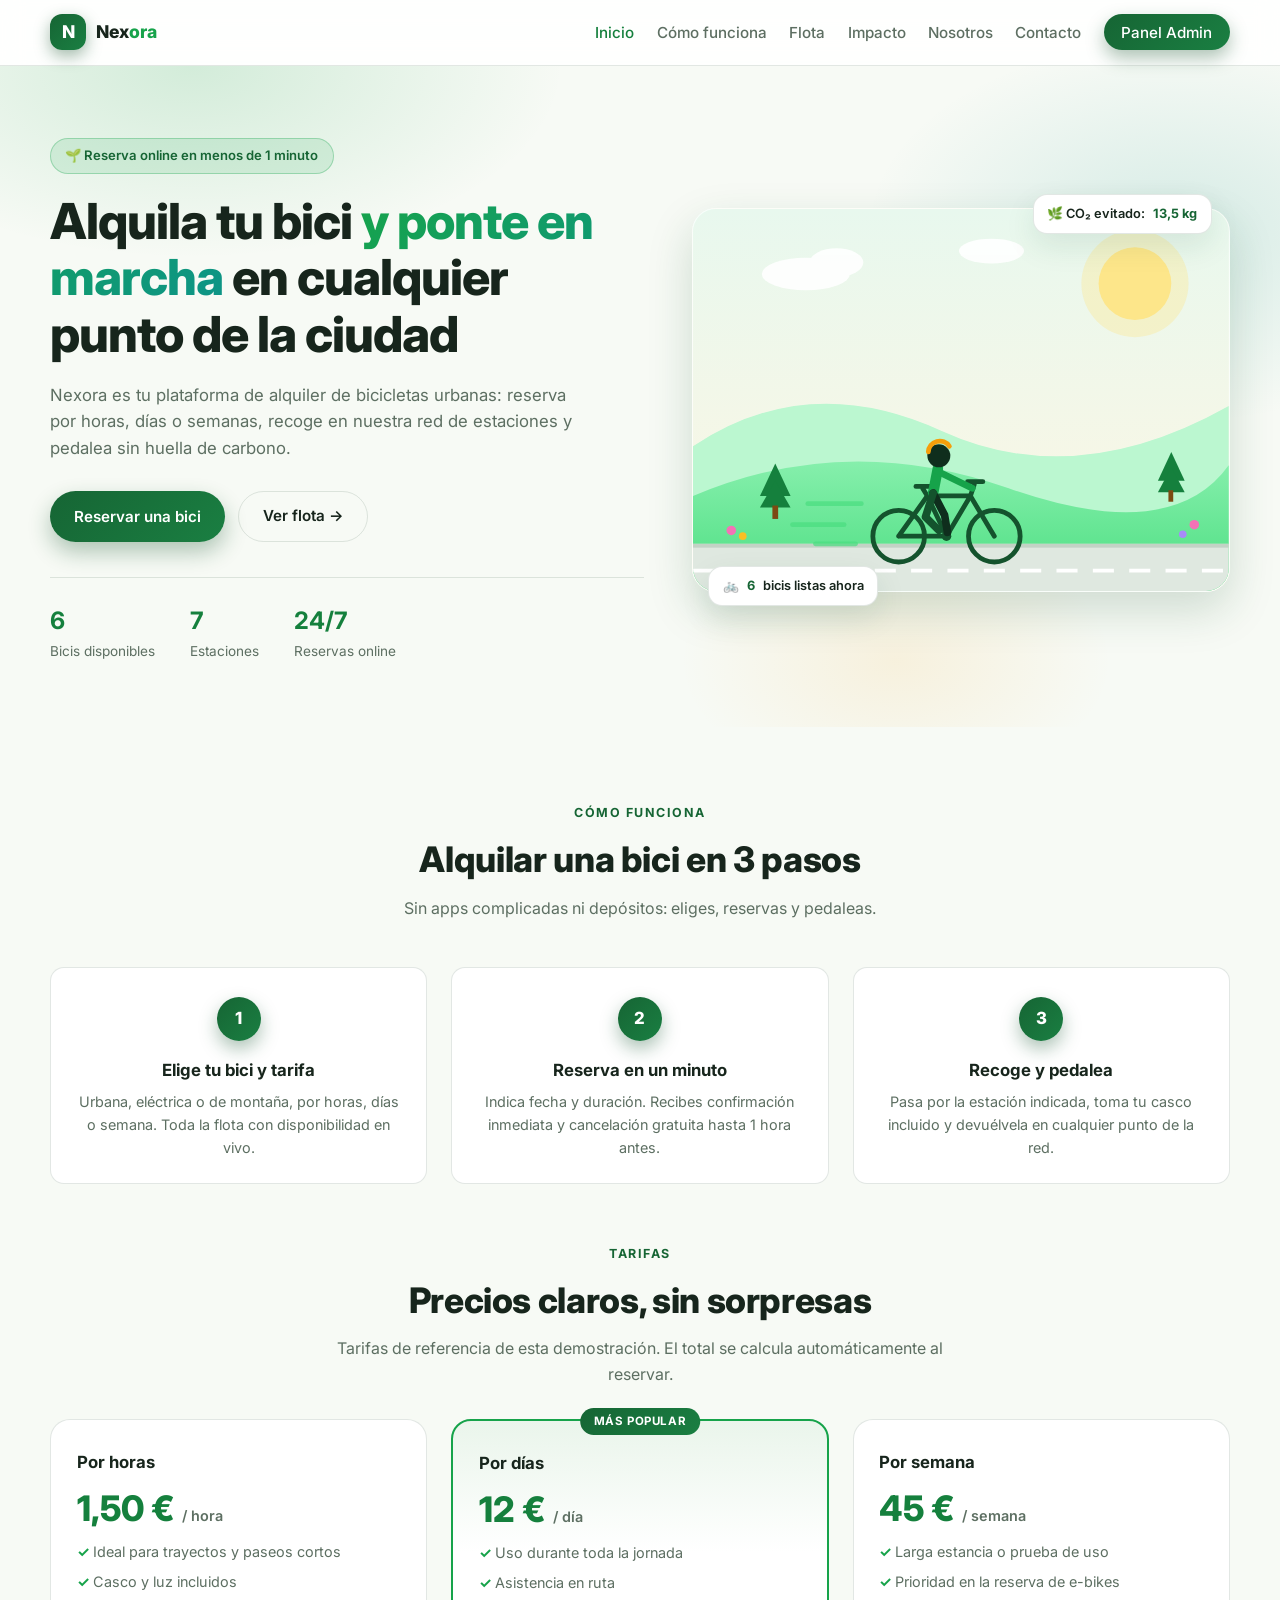
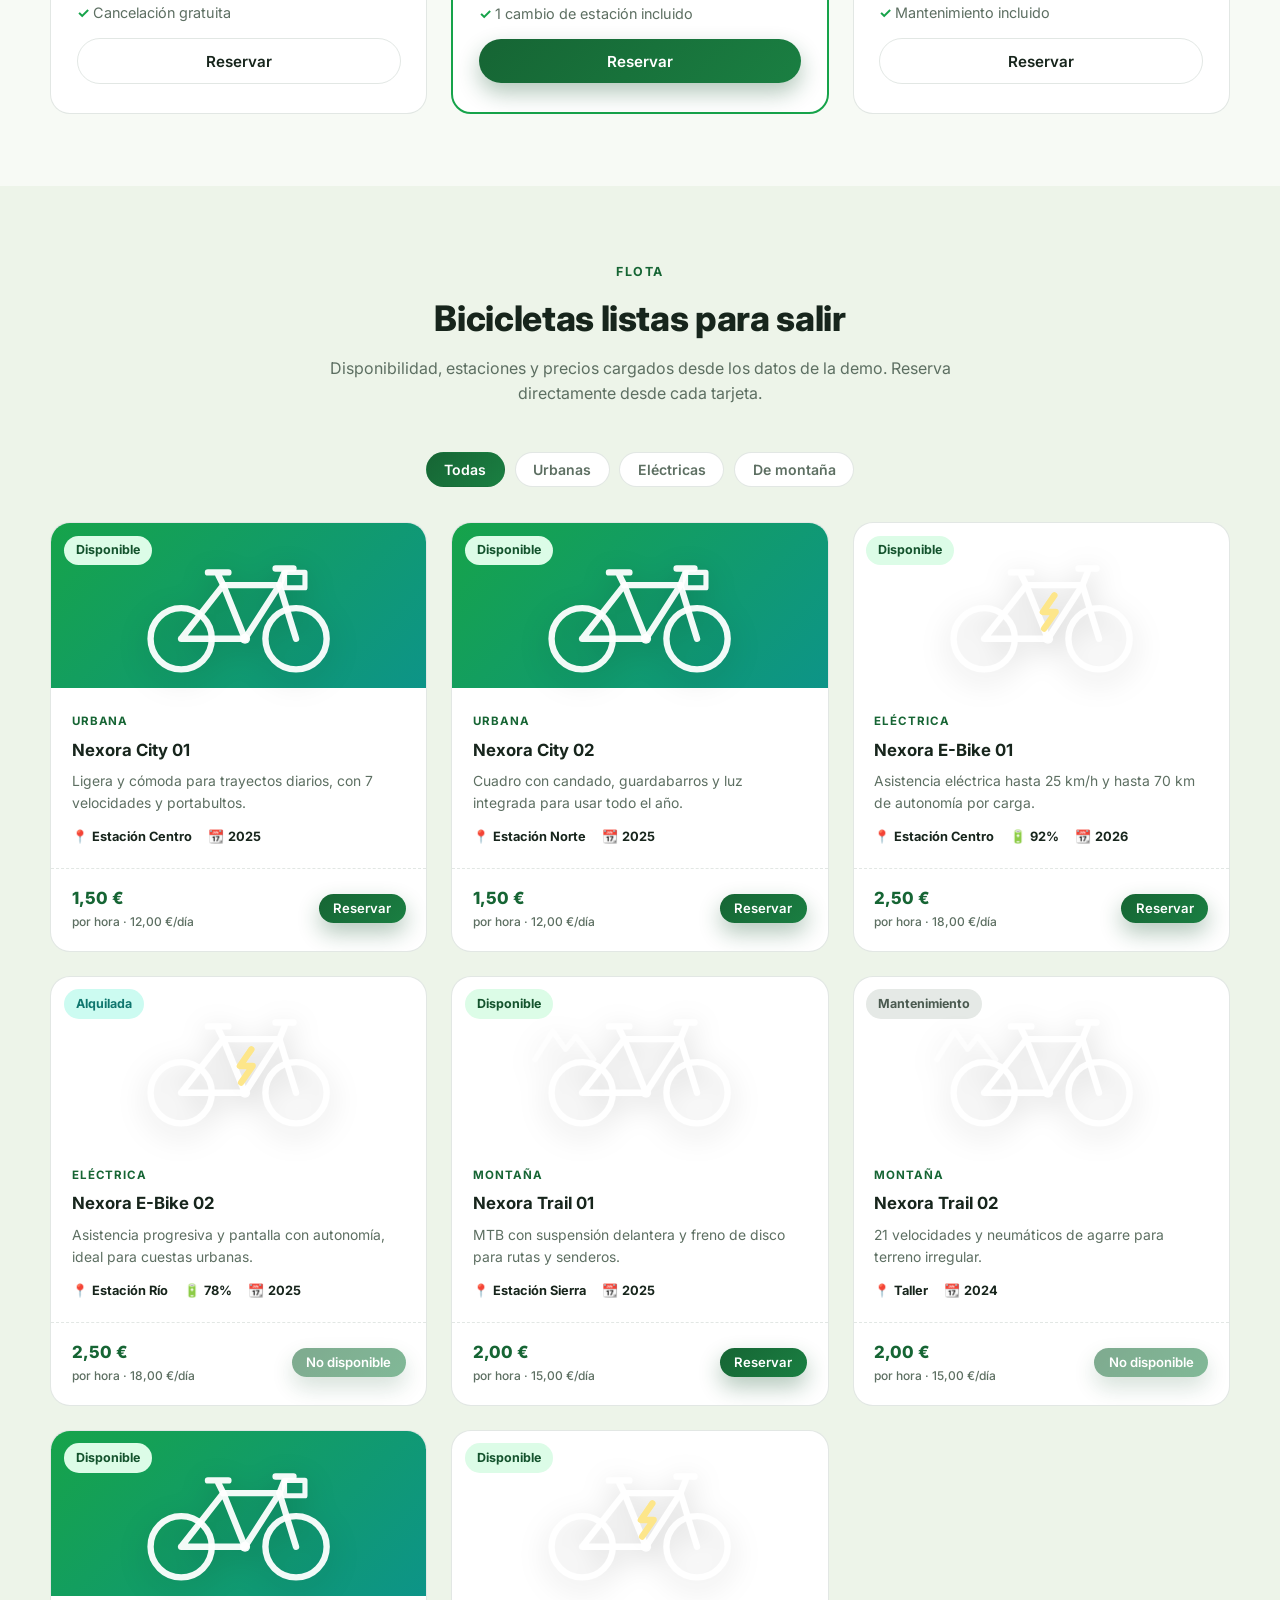
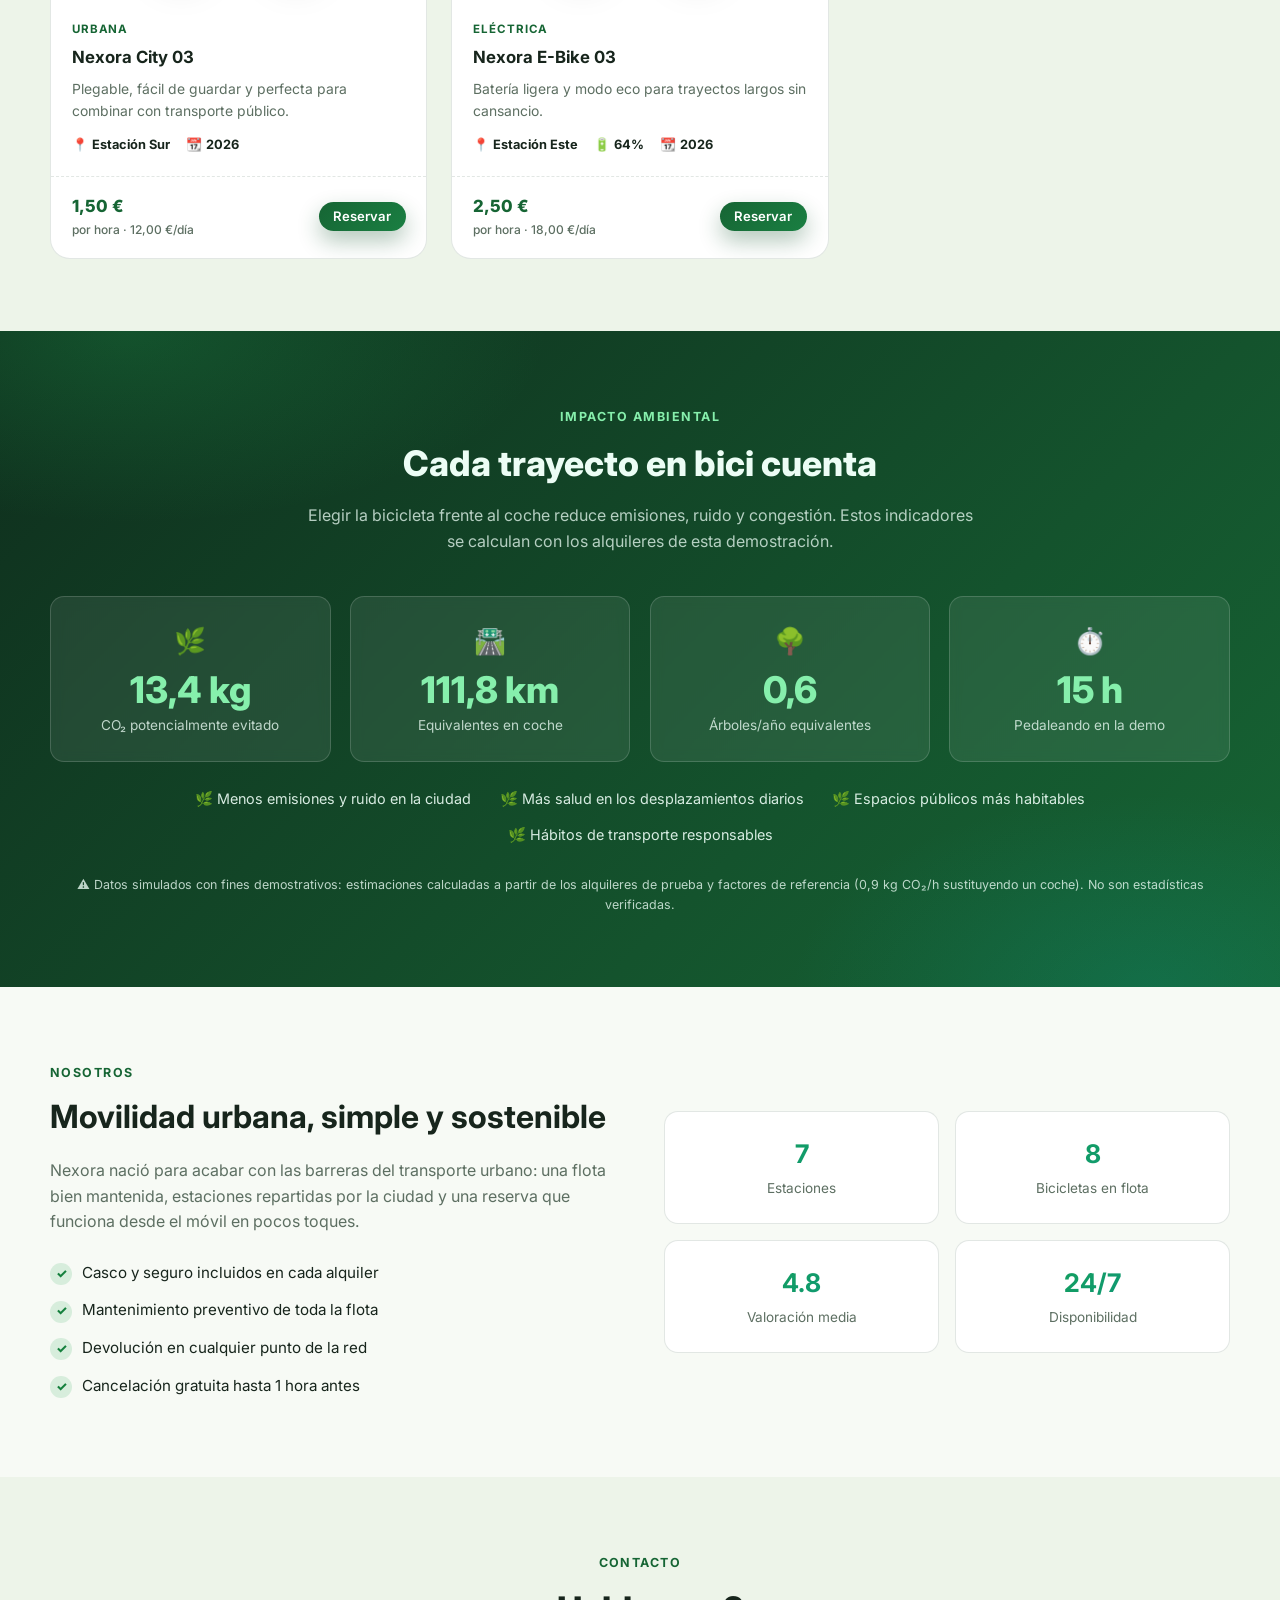
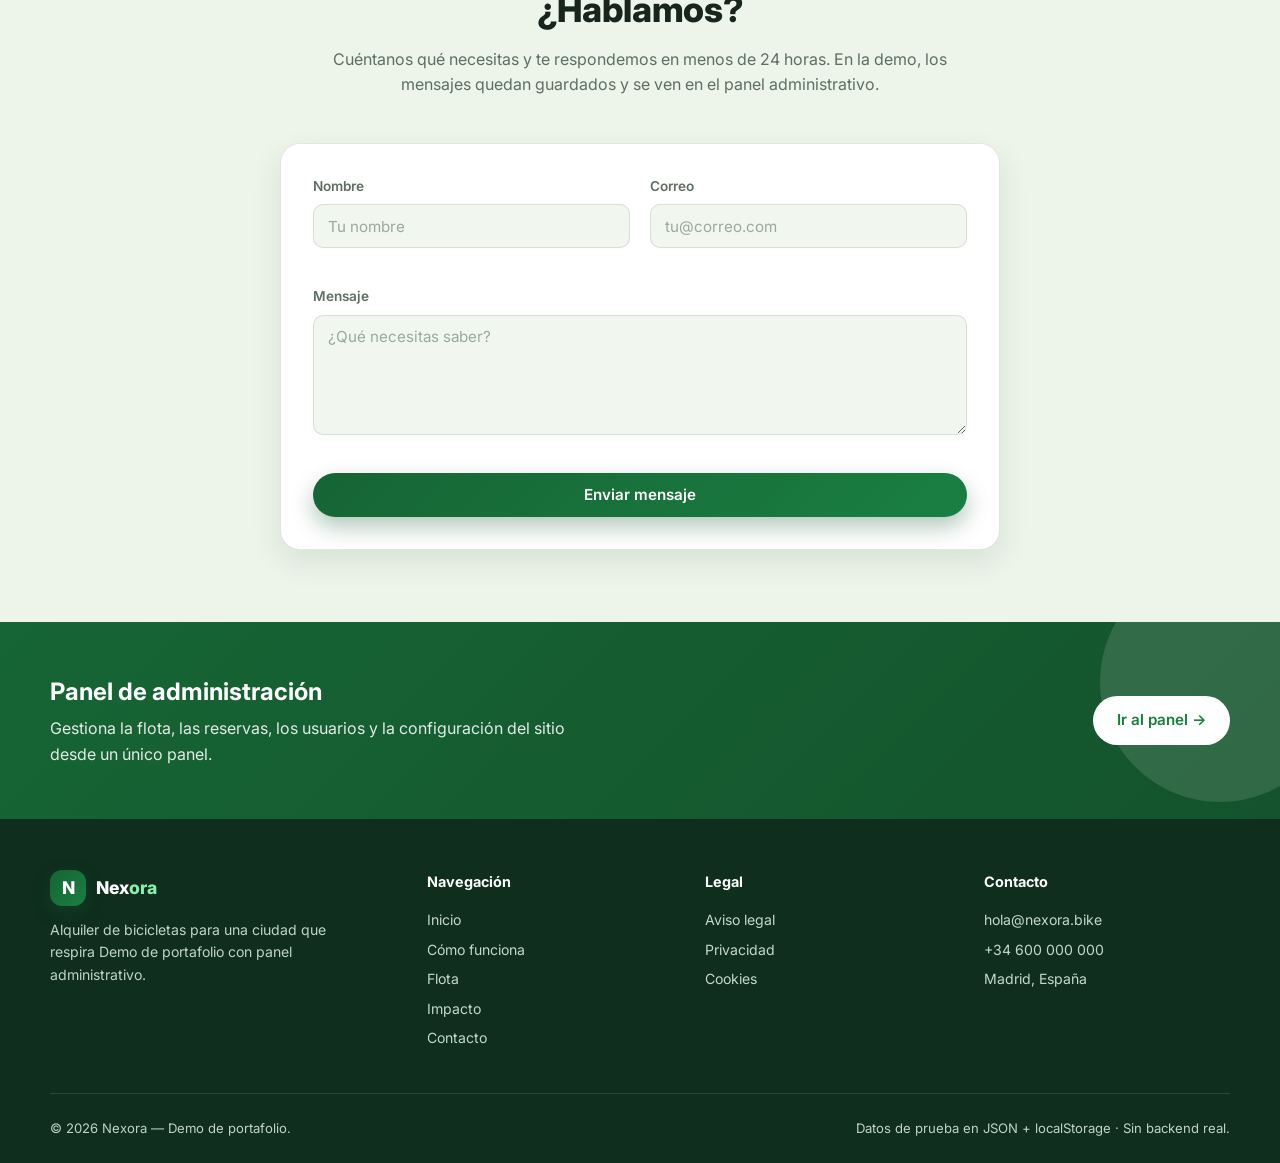
<file: index.html>
<!doctype html>
<html lang="es">
  <head>
    <meta charset="UTF-8" />
    <meta name="viewport" content="width=device-width, initial-scale=1.0" />
    <meta
      name="description"
      content="Nexora - Alquiler de bicicletas urbanas por horas, días o semanas. Reserva online, estaciones por la ciudad y movilidad sostenible."
    />
    <meta name="theme-color" content="#16a34a" />
    <title>Nexora | Alquiler de bicicletas para una ciudad que respira</title>
    <link rel="preconnect" href="https://fonts.googleapis.com" />
    <link rel="preconnect" href="https://fonts.gstatic.com" crossorigin />
    <link
      href="https://fonts.googleapis.com/css2?family=Inter:wght@400;500;600;700;800&display=swap"
      rel="stylesheet"
    />
    <link rel="stylesheet" href="css/style.css" />
  </head>
  <body>
    <!-- ===== SKIP LINK (accesibilidad) ===== -->
    <a href="#main" class="skip-link">Saltar al contenido principal</a>

    <!-- ===== HEADER / NAV ===== -->
    <header class="site-header" id="header">
      <div class="container header-inner">
        <a href="index.html" class="logo" aria-label="Nexora inicio">
          <span class="logo-mark" aria-hidden="true">N</span>
          <span class="logo-text">Nex<span>ora</span></span>
        </a>

        <nav class="main-nav" aria-label="Navegación principal">
          <button
            class="nav-toggle"
            aria-expanded="false"
            aria-controls="nav-menu"
            aria-label="Abrir menú"
          >
            <span></span><span></span><span></span>
          </button>
          <ul id="nav-menu" class="nav-menu">
            <li><a href="#inicio" class="active">Inicio</a></li>
            <li><a href="#servicios">Cómo funciona</a></li>
            <li><a href="#flota">Flota</a></li>
            <li><a href="#impacto">Impacto</a></li>
            <li><a href="#nosotros">Nosotros</a></li>
            <li><a href="#contacto">Contacto</a></li>
            <li><a href="admin.html" class="btn-nav-admin">Panel Admin</a></li>
          </ul>
        </nav>
      </div>
    </header>

    <main id="main">
      <!-- ===== HERO ===== -->
      <section class="hero" id="inicio">
        <div class="container hero-grid">
          <div class="hero-content">
            <span class="badge-hero">🌱 Reserva online en menos de 1 minuto</span>
            <h1>
              Alquila tu bici
              <span class="gradient-text">y ponte en marcha</span> en
              cualquier punto de la ciudad
            </h1>
            <p class="lead">
              Nexora es tu plataforma de alquiler de bicicletas urbanas:
              reserva por horas, días o semanas, recoge en nuestra red de
              estaciones y pedalea sin huella de carbono.
            </p>
            <div class="hero-actions">
              <button type="button" class="btn btn-primary js-open-reserve">
                Reservar una bici
              </button>
              <a href="#flota" class="btn btn-ghost">Ver flota →</a>
            </div>
            <ul class="hero-stats">
              <li>
                <strong id="statAvailable">—</strong>
                <span>Bicis disponibles</span>
              </li>
              <li>
                <strong id="statStations">—</strong>
                <span>Estaciones</span>
              </li>
              <li><strong>24/7</strong><span>Reservas online</span></li>
            </ul>
          </div>

          <div class="hero-visual">
            <div class="hero-art">
              <svg
                viewBox="0 0 560 400"
                role="img"
                aria-label="Ilustración: una persona pedaleando por una ciclovía entre naturaleza y colinas"
              >
                <defs>
                  <linearGradient id="skyG" x1="0" y1="0" x2="0" y2="1">
                    <stop offset="0" stop-color="#e8f8ee" />
                    <stop offset="1" stop-color="#fdf6e3" />
                  </linearGradient>
                  <linearGradient id="hillG" x1="0" y1="0" x2="0" y2="1">
                    <stop offset="0" stop-color="#86efac" />
                    <stop offset="1" stop-color="#4ade80" />
                  </linearGradient>
                </defs>

                <rect width="560" height="400" fill="url(#skyG)" />

                <!-- sol -->
                <circle cx="462" cy="78" r="56" fill="#fde68a" opacity="0.35" />
                <circle cx="462" cy="78" r="38" fill="#fde68a" />

                <!-- nubes -->
                <g fill="#ffffff" opacity="0.9">
                  <ellipse cx="118" cy="68" rx="46" ry="17" />
                  <ellipse cx="150" cy="56" rx="28" ry="15" />
                  <ellipse cx="312" cy="44" rx="34" ry="13" />
                </g>

                <!-- colinas -->
                <path
                  d="M0 248 Q120 168 260 232 T560 206 V400 H0 Z"
                  fill="#bbf7d0"
                />
                <path
                  d="M0 300 Q160 232 330 292 T560 268 V400 H0 Z"
                  fill="url(#hillG)"
                />

                <!-- árboles -->
                <g fill="#15803d">
                  <path d="M70 300 l16 -34 16 34 z" />
                  <path d="M70 312 l16 -28 16 28 z" />
                  <rect x="83" y="310" width="6" height="14" fill="#7c4a12" />
                  <path d="M486 284 l14 -30 14 30 z" />
                  <path d="M486 296 l14 -26 14 26 z" />
                  <rect x="497" y="294" width="5" height="12" fill="#7c4a12" />
                </g>

                <!-- camino / ciclovía -->
                <rect x="0" y="350" width="560" height="50" fill="#dfe8e0" />
                <rect x="0" y="350" width="560" height="4" fill="#c3d2c5" />
                <g stroke="#ffffff" stroke-width="4" stroke-dasharray="22 16">
                  <line x1="0" y1="378" x2="560" y2="378" />
                </g>

                <!-- líneas de movimiento -->
                <g stroke="#4ade80" stroke-width="5" stroke-linecap="round" opacity="0.7">
                  <line x1="120" y1="308" x2="176" y2="308" />
                  <line x1="104" y1="330" x2="158" y2="330" />
                  <line x1="128" y1="350" x2="170" y2="350" />
                </g>

                <!-- bicicleta -->
                <g
                  stroke="#14532d"
                  stroke-width="5"
                  fill="none"
                  stroke-linecap="round"
                  stroke-linejoin="round"
                >
                  <circle cx="215" cy="342" r="27" />
                  <circle cx="315" cy="342" r="27" />
                  <path d="M215 342 L245 300 L265 342 L215 342" />
                  <path d="M245 300 L290 300 L265 342" />
                  <path d="M290 300 L315 342" />
                  <path d="M245 300 L240 292 M233 290 h16" />
                  <path d="M290 300 L294 288 M287 285 h16" />
                </g>
                <circle cx="265" cy="342" r="5" fill="#14532d" />

                <!-- ciclista -->
                <g
                  stroke-linecap="round"
                  stroke-linejoin="round"
                  fill="none"
                >
                  <path
                    d="M251 297 L256 271"
                    stroke="#16a34a"
                    stroke-width="11"
                  />
                  <path d="M255 274 L292 292" stroke="#16a34a" stroke-width="7" />
                  <path
                    d="M251 297 L263 320 L266 338"
                    stroke="#0f2e1d"
                    stroke-width="8"
                  />
                  <path
                    d="M251 297 L243 322 L257 336"
                    stroke="#14532d"
                    stroke-width="8"
                  />
                </g>
                <circle cx="257" cy="258" r="12" fill="#0f2e1d" />
                <path
                  d="M246 254 a12 12 0 0 1 22 -6"
                  fill="none"
                  stroke="#f59e0b"
                  stroke-width="5"
                  stroke-linecap="round"
                />

                <!-- flores -->
                <g fill="#f472b6">
                  <circle cx="40" cy="336" r="5" />
                  <circle cx="52" cy="342" r="4" fill="#fbbf24" />
                  <circle cx="524" cy="330" r="5" />
                  <circle cx="512" cy="340" r="4" fill="#a78bfa" />
                </g>
              </svg>
            </div>
            <div class="float-chip chip-co2">
              🌿 CO₂ evitado: <strong id="chipCo2">—</strong>
            </div>
            <div class="float-chip chip-rating">
              🚲 <strong id="chipAvailable">—</strong> bicis listas ahora
            </div>
          </div>
        </div>
      </section>

      <!-- ===== CÓMO FUNCIONA + TARIFAS ===== -->
      <section class="section" id="servicios">
        <div class="container">
          <header class="section-head">
            <span class="eyebrow">Cómo funciona</span>
            <h2>Alquilar una bici en 3 pasos</h2>
            <p class="section-sub">
              Sin apps complicadas ni depósitos: eliges, reservas y pedaleas.
            </p>
          </header>

          <div class="steps">
            <article class="step reveal">
              <div class="step-num">1</div>
              <h3>Elige tu bici y tarifa</h3>
              <p>
                Urbana, eléctrica o de montaña, por horas, días o semana. Toda
                la flota con disponibilidad en vivo.
              </p>
            </article>
            <article class="step reveal">
              <div class="step-num">2</div>
              <h3>Reserva en un minuto</h3>
              <p>
                Indica fecha y duración. Recibes confirmación inmediata y
                cancelación gratuita hasta 1 hora antes.
              </p>
            </article>
            <article class="step reveal">
              <div class="step-num">3</div>
              <h3>Recoge y pedalea</h3>
              <p>
                Pasa por la estación indicada, toma tu casco incluido y
                devuélvela en cualquier punto de la red.
              </p>
            </article>
          </div>

          <header class="sub-head">
            <span class="eyebrow">Tarifas</span>
            <h2>Precios claros, sin sorpresas</h2>
            <p>
              Tarifas de referencia de esta demostración. El total se calcula
              automáticamente al reservar.
            </p>
          </header>

          <div class="pricing">
            <article class="price-card reveal">
              <h3>Por horas</h3>
              <div class="price-amount">1,50 € <small>/ hora</small></div>
              <ul>
                <li>Ideal para trayectos y paseos cortos</li>
                <li>Casco y luz incluidos</li>
                <li>Cancelación gratuita</li>
              </ul>
              <button type="button" class="btn btn-ghost btn-block js-open-reserve">
                Reservar
              </button>
            </article>
            <article class="price-card featured reveal">
              <span class="price-flag">Más popular</span>
              <h3>Por días</h3>
              <div class="price-amount">12 € <small>/ día</small></div>
              <ul>
                <li>Uso durante toda la jornada</li>
                <li>Asistencia en ruta</li>
                <li>1 cambio de estación incluido</li>
              </ul>
              <button type="button" class="btn btn-primary btn-block js-open-reserve">
                Reservar
              </button>
            </article>
            <article class="price-card reveal">
              <h3>Por semana</h3>
              <div class="price-amount">45 € <small>/ semana</small></div>
              <ul>
                <li>Larga estancia o prueba de uso</li>
                <li>Prioridad en la reserva de e-bikes</li>
                <li>Mantenimiento incluido</li>
              </ul>
              <button type="button" class="btn btn-ghost btn-block js-open-reserve">
                Reservar
              </button>
            </article>
          </div>
        </div>
      </section>

      <!-- ===== FLOTA ===== -->
      <section class="section section-alt" id="flota">
        <div class="container">
          <header class="section-head">
            <span class="eyebrow">Flota</span>
            <h2>Bicicletas listas para salir</h2>
            <p class="section-sub">
              Disponibilidad, estaciones y precios cargados desde los datos de
              la demo. Reserva directamente desde cada tarjeta.
            </p>
          </header>

          <div class="filter-bar" role="group" aria-label="Filtrar bicicletas por tipo">
            <button type="button" class="filter-chip active" data-type="todas">
              Todas
            </button>
            <button type="button" class="filter-chip" data-type="Urbana">
              Urbanas
            </button>
            <button type="button" class="filter-chip" data-type="Eléctrica">
              Eléctricas
            </button>
            <button type="button" class="filter-chip" data-type="Montaña">
              De montaña
            </button>
          </div>

          <div class="fleet-grid" id="fleetGrid" aria-live="polite"></div>
        </div>
      </section>

      <!-- ===== IMPACTO AMBIENTAL ===== -->
      <section class="eco" id="impacto">
        <div class="container">
          <div class="eco-head">
            <span class="eyebrow">Impacto ambiental</span>
            <h2>Cada trayecto en bici cuenta</h2>
            <p>
              Elegir la bicicleta frente al coche reduce emisiones, ruido y
              congestión. Estos indicadores se calculan con los alquileres de
              esta demostración.
            </p>
          </div>

          <div class="eco-grid">
            <div class="eco-card reveal">
              <div class="eco-icon">🌿</div>
              <div class="eco-value"><span id="ecoCo2">0</span> kg</div>
              <div class="eco-label">CO₂ potencialmente evitado</div>
            </div>
            <div class="eco-card reveal">
              <div class="eco-icon">🛣️</div>
              <div class="eco-value"><span id="ecoKm">0</span> km</div>
              <div class="eco-label">Equivalentes en coche</div>
            </div>
            <div class="eco-card reveal">
              <div class="eco-icon">🌳</div>
              <div class="eco-value"><span id="ecoTrees">0</span></div>
              <div class="eco-label">Árboles/año equivalentes</div>
            </div>
            <div class="eco-card reveal">
              <div class="eco-icon">⏱️</div>
              <div class="eco-value"><span id="ecoHours">0</span> h</div>
              <div class="eco-label">Pedaleando en la demo</div>
            </div>
          </div>

          <ul class="eco-benefits">
            <li>Menos emisiones y ruido en la ciudad</li>
            <li>Más salud en los desplazamientos diarios</li>
            <li>Espacios públicos más habitables</li>
            <li>Hábitos de transporte responsables</li>
          </ul>

          <p class="eco-note">
            ⚠️ Datos simulados con fines demostrativos: estimaciones calculadas
            a partir de los alquileres de prueba y factores de referencia
            (0,9 kg CO₂/h sustituyendo un coche). No son estadísticas
            verificadas.
          </p>
        </div>
      </section>

      <!-- ===== NOSOTROS ===== -->
      <section class="section" id="nosotros">
        <div class="container about-grid">
          <div>
            <span class="eyebrow">Nosotros</span>
            <h2>Movilidad urbana, simple y sostenible</h2>
            <p>
              Nexora nació para acabar con las barreras del transporte urbano:
              una flota bien mantenida, estaciones repartidas por la ciudad y
              una reserva que funciona desde el móvil en pocos toques.
            </p>
            <ul class="check-list">
              <li>Casco y seguro incluidos en cada alquiler</li>
              <li>Mantenimiento preventivo de toda la flota</li>
              <li>Devolución en cualquier punto de la red</li>
              <li>Cancelación gratuita hasta 1 hora antes</li>
            </ul>
          </div>
          <div class="about-cards">
            <div class="stat-card">
              <strong id="aboutStations">—</strong><span>Estaciones</span>
            </div>
            <div class="stat-card">
              <strong id="aboutBikes">—</strong><span>Bicicletas en flota</span>
            </div>
            <div class="stat-card">
              <strong>4.8</strong><span>Valoración media</span>
            </div>
            <div class="stat-card">
              <strong>24/7</strong><span>Disponibilidad</span>
            </div>
          </div>
        </div>
      </section>

      <!-- ===== CONTACTO ===== -->
      <section class="section section-alt" id="contacto">
        <div class="container form-wrap">
          <header class="section-head">
            <span class="eyebrow">Contacto</span>
            <h2>¿Hablamos?</h2>
            <p class="section-sub">
              Cuéntanos qué necesitas y te respondemos en menos de 24 horas.
              En la demo, los mensajes quedan guardados y se ven en el panel
              administrativo.
            </p>
          </header>

          <form class="contact-form" id="contactForm" novalidate>
            <div class="form-row">
              <div class="field">
                <label for="name">Nombre</label>
                <input
                  type="text"
                  id="name"
                  name="name"
                  required
                  minlength="2"
                  autocomplete="name"
                  placeholder="Tu nombre"
                />
                <small class="error" data-for="name"></small>
              </div>
              <div class="field">
                <label for="email">Correo</label>
                <input
                  type="email"
                  id="email"
                  name="email"
                  required
                  autocomplete="email"
                  placeholder="tu@correo.com"
                />
                <small class="error" data-for="email"></small>
              </div>
            </div>
            <div class="field">
              <label for="message">Mensaje</label>
              <textarea
                id="message"
                name="message"
                rows="5"
                required
                minlength="10"
                placeholder="¿Qué necesitas saber?"
              ></textarea>
              <small class="error" data-for="message"></small>
            </div>
            <button type="submit" class="btn btn-primary">Enviar mensaje</button>
            <p class="form-success" id="formSuccess" hidden>
              ✅ ¡Mensaje enviado! Lo verás en el panel administrativo.
            </p>
          </form>
        </div>
      </section>

      <!-- ===== CTA ADMIN ===== -->
      <section class="cta-admin" id="admin">
        <div class="container cta-inner">
          <div>
            <h2>Panel de administración</h2>
            <p id="ctaDesc">
              Gestiona la flota, las reservas, los usuarios y la configuración
              del sitio desde un único panel.
            </p>
          </div>
          <a href="admin.html" class="btn btn-light">Ir al panel →</a>
        </div>
      </section>
    </main>

    <!-- ===== MODAL: RESERVA ===== -->
    <div class="modal" id="reserveModal" hidden>
      <div class="modal-backdrop" data-close></div>
      <div
        class="modal-content"
        role="dialog"
        aria-modal="true"
        aria-labelledby="reserveTitle"
      >
        <button class="modal-close" data-close aria-label="Cerrar">×</button>

        <div id="reserveView">
          <h3 id="reserveTitle">Reservar una bici</h3>
          <p class="muted">
            Demostración funcional: la reserva se guarda en los datos locales
            y aparece en el panel administrativo.
          </p>
          <form id="reserveForm" novalidate>
            <div class="field">
              <label for="resBike">Bicicleta</label>
              <select id="resBike" name="bike" required></select>
              <small class="error" data-for="bike"></small>
            </div>
            <div class="form-row">
              <div class="field">
                <label for="resName">Nombre</label>
                <input
                  type="text"
                  id="resName"
                  name="name"
                  required
                  minlength="2"
                  autocomplete="name"
                  placeholder="Tu nombre"
                />
                <small class="error" data-for="name"></small>
              </div>
              <div class="field">
                <label for="resEmail">Correo</label>
                <input
                  type="email"
                  id="resEmail"
                  name="email"
                  required
                  autocomplete="email"
                  placeholder="tu@correo.com"
                />
                <small class="error" data-for="email"></small>
              </div>
            </div>
            <div class="form-row">
              <div class="field">
                <label for="resDate">Fecha de recogida</label>
                <input type="date" id="resDate" name="date" required />
                <small class="error" data-for="date"></small>
              </div>
              <div class="field">
                <label for="resHours">Duración (horas)</label>
                <input
                  type="number"
                  id="resHours"
                  name="hours"
                  min="1"
                  max="72"
                  value="2"
                  required
                />
                <small class="error" data-for="hours"></small>
              </div>
            </div>
            <div class="reserve-summary">
              <span>Estación: <strong id="resStation">—</strong></span>
              <span>Total estimado: <strong id="resTotal">—</strong></span>
            </div>
            <button type="submit" class="btn btn-primary btn-block">
              Confirmar reserva
            </button>
          </form>
        </div>

        <div id="reserveSuccess" class="success-panel" hidden>
          <div class="ok-icon">✓</div>
          <h3>¡Reserva registrada!</h3>
          <p>
            Tu solicitud queda como <strong>pendiente</strong> y el personal del
            panel la confirmará.
          </p>
          <span class="code-pill" id="reserveCode">RS-000</span>
          <p class="muted" id="reserveDetail"></p>
          <button type="button" class="btn btn-ghost" id="reserveAgain">
            Reservar otra bici
          </button>
        </div>
      </div>
    </div>

    <!-- ===== FOOTER ===== -->
    <footer class="site-footer">
      <div class="container footer-grid">
        <div>
          <a href="index.html" class="logo" aria-label="Nexora">
            <span class="logo-mark" aria-hidden="true">N</span>
            <span class="logo-text">Nex<span>ora</span></span>
          </a>
          <p class="muted" id="footAbout">
            Alquiler de bicicletas para una ciudad que respira. Demo de
            portafolio con panel administrativo.
          </p>
        </div>
        <div>
          <h3>Navegación</h3>
          <ul>
            <li><a href="#inicio">Inicio</a></li>
            <li><a href="#servicios">Cómo funciona</a></li>
            <li><a href="#flota">Flota</a></li>
            <li><a href="#impacto">Impacto</a></li>
            <li><a href="#contacto">Contacto</a></li>
          </ul>
        </div>
        <div>
          <h3>Legal</h3>
          <ul>
            <li><a href="#">Aviso legal</a></li>
            <li><a href="#">Privacidad</a></li>
            <li><a href="#">Cookies</a></li>
          </ul>
        </div>
        <div>
          <h3>Contacto</h3>
          <ul>
            <li id="footEmail">hola@nexora.bike</li>
            <li id="footPhone">+34 600 000 000</li>
            <li id="footAddr">Madrid, España</li>
          </ul>
        </div>
      </div>
      <div class="container footer-bottom">
        <p>© <span id="year"></span> Nexora — Demo de portafolio.</p>
        <p class="muted">
          Datos de prueba en JSON + localStorage · Sin backend real.
        </p>
      </div>
    </footer>

    <div class="toast" id="toast" role="status" aria-live="polite"></div>

    <script src="js/store.js" defer></script>
    <script src="js/script.js" defer></script>
  </body>
</html>
</file>
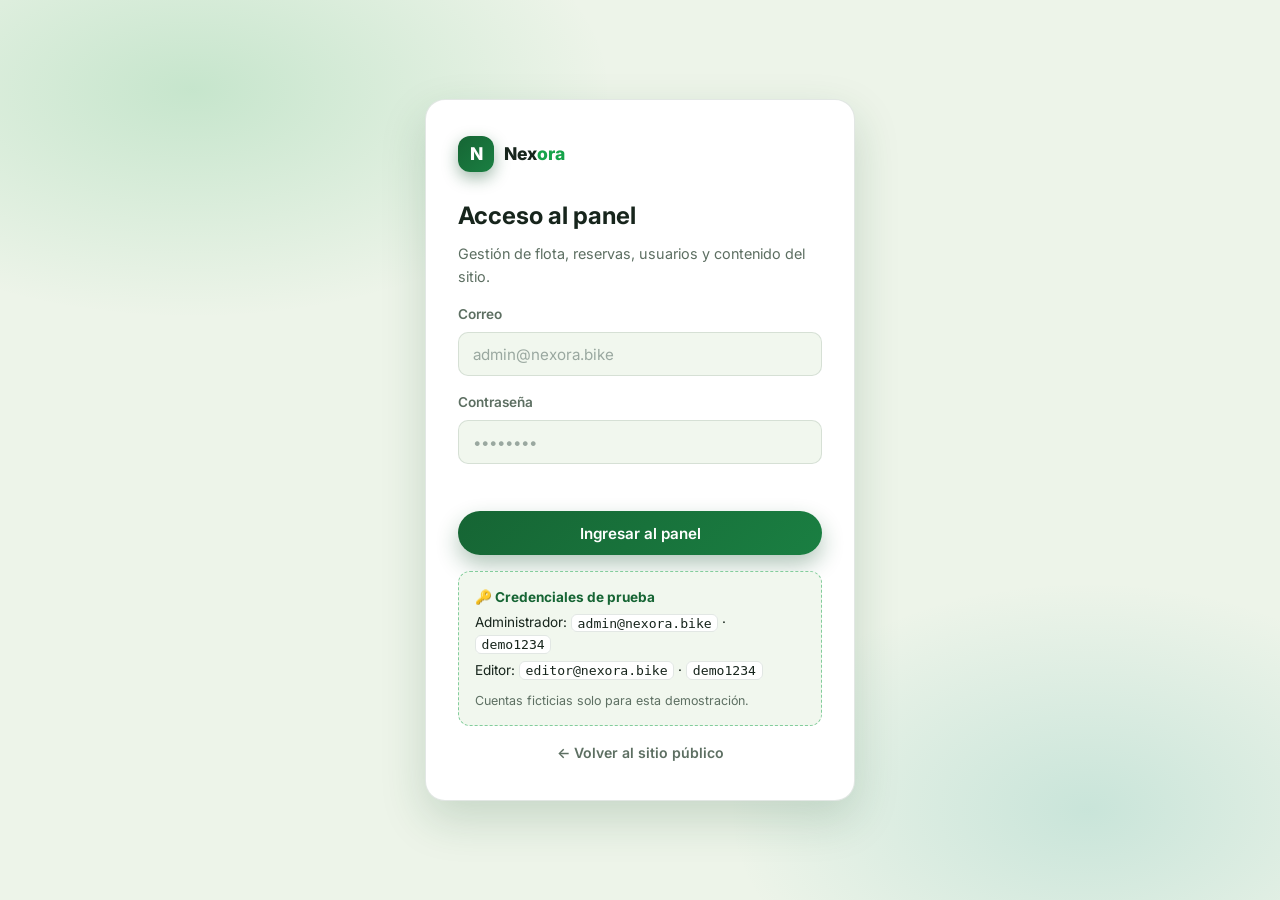
<file: admin.html>
<!doctype html>
<html lang="es">
  <head>
    <meta charset="UTF-8" />
    <meta name="viewport" content="width=device-width, initial-scale=1.0" />
    <meta name="description" content="Panel de administración de la demo Nexora - alquiler de bicicletas." />
    <meta name="robots" content="noindex" />
    <meta name="theme-color" content="#14532d" />
    <title>Nexora · Panel de administración</title>
    <link rel="preconnect" href="https://fonts.googleapis.com" />
    <link rel="preconnect" href="https://fonts.gstatic.com" crossorigin />
    <link
      href="https://fonts.googleapis.com/css2?family=Inter:wght@400;500;600;700;800&display=swap"
      rel="stylesheet"
    />
    <link rel="stylesheet" href="css/style.css" />
    <link rel="stylesheet" href="css/admin.css" />
  </head>
  <body class="admin-body">
    <!-- ===== ACCESO (demo) ===== -->
    <div class="login-wrap" id="loginView">
      <div class="login-card">
        <a href="index.html" class="logo" aria-label="Nexora">
          <span class="logo-mark" aria-hidden="true">N</span>
          <span class="logo-text">Nex<span>ora</span></span>
        </a>
        <h1>Acceso al panel</h1>
        <p class="muted">
          Gestión de flota, reservas, usuarios y contenido del sitio.
        </p>

        <form id="loginForm">
          <div class="field">
            <label for="loginEmail">Correo</label>
            <input
              type="email"
              id="loginEmail"
              autocomplete="username"
              placeholder="admin@nexora.bike"
              required
            />
          </div>
          <div class="field">
            <label for="loginPass">Contraseña</label>
            <input
              type="password"
              id="loginPass"
              autocomplete="current-password"
              placeholder="••••••••"
              required
            />
          </div>
          <p class="login-error" id="loginError" role="alert"></p>
          <button class="btn btn-primary btn-block" type="submit">
            Ingresar al panel
          </button>
        </form>

        <div class="demo-creds">
          <strong>🔑 Credenciales de prueba</strong>
          <p>Administrador: <code>admin@nexora.bike</code> · <code>demo1234</code></p>
          <p>Editor: <code>editor@nexora.bike</code> · <code>demo1234</code></p>
          <p class="muted">Cuentas ficticias solo para esta demostración.</p>
        </div>

        <a class="back-link" href="index.html">← Volver al sitio público</a>
      </div>
    </div>

    <!-- ===== PANEL ===== -->
    <div class="admin-shell" id="appView" hidden>
      <aside class="admin-sidebar" id="sidebar">
        <div class="side-brand">
          <a href="index.html" class="logo" aria-label="Nexora">
            <span class="logo-mark" aria-hidden="true">N</span>
            <span class="logo-text">Nex<span>ora</span></span>
          </a>
          <span class="side-tag">Panel</span>
        </div>

        <nav class="side-nav" aria-label="Secciones del panel">
          <button type="button" class="side-link active" data-view="dashboard">
            <span class="side-ico">📊</span> Resumen
          </button>
          <button type="button" class="side-link" data-view="bikes">
            <span class="side-ico">🚲</span> Bicicletas
          </button>
          <button type="button" class="side-link" data-view="reservations">
            <span class="side-ico">📅</span> Reservas
          </button>
          <button type="button" class="side-link" data-view="users">
            <span class="side-ico">👥</span> Usuarios
          </button>
          <button type="button" class="side-link" data-view="messages">
            <span class="side-ico">✉️</span> Mensajes
            <span class="side-badge" id="msgBadge" hidden>0</span>
          </button>
          <button type="button" class="side-link" data-view="settings">
            <span class="side-ico">⚙️</span> Configuración
          </button>
        </nav>

        <div class="side-foot">
          <a class="side-link" href="index.html">
            <span class="side-ico">🌐</span> Ver sitio público
          </a>
          <button type="button" class="side-link" id="logoutBtn">
            <span class="side-ico">🚪</span> Cerrar sesión
          </button>
        </div>
      </aside>

      <div class="admin-main">
        <header class="admin-topbar">
          <button type="button" class="side-toggle" id="sideToggle" aria-label="Abrir menú del panel">
            ☰
          </button>
          <h1 id="viewTitle">Resumen</h1>
          <div class="user-chip">
            <span class="avatar" id="userInitials">AD</span>
            <span class="user-meta">
              <strong id="userName">—</strong>
              <small id="userRole">—</small>
            </span>
          </div>
        </header>

        <div class="admin-content">
          <!-- RESUMEN -->
          <section class="admin-view" id="view-dashboard">
            <div class="stat-grid" id="dashStats"></div>

            <div class="panel-grid">
              <div class="panel">
                <div class="panel-head">
                  <h2>Reservas recientes</h2>
                  <button type="button" class="link-btn" data-jump="reservations">
                    Ver todas →
                  </button>
                </div>
                <div class="table-wrap">
                  <table class="data-table">
                    <thead>
                      <tr>
                        <th>ID</th>
                        <th>Cliente</th>
                        <th>Bicicleta</th>
                        <th>Fecha</th>
                        <th>Estado</th>
                      </tr>
                    </thead>
                    <tbody id="recentResBody"></tbody>
                  </table>
                </div>
              </div>

              <div class="panel">
                <div class="panel-head">
                  <h2>Impacto ambiental</h2>
                  <button type="button" class="link-btn" data-jump="reservations">
                    Gestionar reservas →
                  </button>
                </div>
                <div class="mini-eco" id="dashEco"></div>
                <p class="panel-note">
                  Estimaciones ilustrativas calculadas con los alquileres de
                  esta demostración. No son estadísticas verificadas.
                </p>
              </div>
            </div>
          </section>

          <!-- BICICLETAS -->
          <section class="admin-view" id="view-bikes" hidden>
            <div class="toolbar">
              <input
                type="search"
                id="bikeSearch"
                placeholder="Buscar por nombre, ID o estación…"
                aria-label="Buscar bicicletas"
              />
              <select id="bikeFilter" aria-label="Filtrar por estado">
                <option value="todos">Todos los estados</option>
                <option value="disponible">Disponibles</option>
                <option value="alquilada">Alquiladas</option>
                <option value="mantenimiento">En mantenimiento</option>
              </select>
              <select id="bikeTypeFilter" aria-label="Filtrar por tipo">
                <option value="todos">Todos los tipos</option>
                <option value="Urbana">Urbanas</option>
                <option value="Eléctrica">Eléctricas</option>
                <option value="Montaña">De montaña</option>
              </select>
              <button type="button" class="btn btn-primary" id="bikeNewBtn">
                + Nueva bicicleta
              </button>
            </div>

            <div class="form-panel" id="bikeFormPanel" hidden>
              <h2 id="bikeFormTitle">Nueva bicicleta</h2>
              <form id="bikeForm" class="entity-form">
                <input type="hidden" id="bId" />
                <div class="field">
                  <label for="bName">Nombre *</label>
                  <input type="text" id="bName" required maxlength="60" />
                </div>
                <div class="field">
                  <label for="bType">Tipo *</label>
                  <select id="bType" required>
                    <option value="Urbana">Urbana</option>
                    <option value="Eléctrica">Eléctrica</option>
                    <option value="Montaña">Montaña</option>
                  </select>
                </div>
                <div class="field">
                  <label for="bStatus">Estado *</label>
                  <select id="bStatus" required>
                    <option value="disponible">Disponible</option>
                    <option value="alquilada">Alquilada</option>
                    <option value="mantenimiento">Mantenimiento</option>
                  </select>
                </div>
                <div class="field">
                  <label for="bStation">Estación *</label>
                  <input type="text" id="bStation" required maxlength="60" placeholder="Estación Centro" />
                </div>
                <div class="field">
                  <label for="bPriceHour">Precio por hora (€) *</label>
                  <input type="number" id="bPriceHour" min="0.1" step="0.1" required />
                </div>
                <div class="field">
                  <label for="bPriceDay">Precio por día (€) *</label>
                  <input type="number" id="bPriceDay" min="1" step="0.5" required />
                </div>
                <div class="field">
                  <label for="bBattery">Batería (%) — solo eléctricas</label>
                  <input type="number" id="bBattery" min="0" max="100" step="1" placeholder="Vacío si no aplica" />
                </div>
                <div class="field">
                  <label for="bYear">Año</label>
                  <input type="number" id="bYear" min="2015" max="2035" step="1" />
                </div>
                <div class="field">
                  <label for="bColor">Color de la tarjeta</label>
                  <input type="color" id="bColor" value="#16a34a" />
                </div>
                <div class="field span-2">
                  <label for="bDesc">Descripción *</label>
                  <textarea id="bDesc" rows="2" required maxlength="220"></textarea>
                </div>
                <div class="form-actions span-2">
                  <button type="submit" class="btn btn-primary">Guardar bicicleta</button>
                  <button type="button" class="btn btn-ghost" id="bikeCancel">Cancelar</button>
                </div>
              </form>
            </div>

            <div class="panel">
              <div class="panel-head">
                <h2>
                  Bicicletas
                  <span class="count-pill" id="bikeCount">0</span>
                </h2>
              </div>
              <div class="table-wrap">
                <table class="data-table">
                  <thead>
                    <tr>
                      <th>ID</th>
                      <th>Bicicleta</th>
                      <th>Tipo</th>
                      <th>Estación</th>
                      <th>Tarifa</th>
                      <th>Batería</th>
                      <th>Estado</th>
                      <th>Acciones</th>
                    </tr>
                  </thead>
                  <tbody id="bikeTableBody"></tbody>
                </table>
              </div>
            </div>
          </section>

          <!-- RESERVAS -->
          <section class="admin-view" id="view-reservations" hidden>
            <div class="toolbar">
              <input
                type="search"
                id="resSearch"
                placeholder="Buscar por cliente, correo o ID…"
                aria-label="Buscar reservas"
              />
              <select id="resFilter" aria-label="Filtrar por estado">
                <option value="todos">Todos los estados</option>
                <option value="pendiente">Pendientes</option>
                <option value="confirmada">Confirmadas</option>
                <option value="activa">Activas (en curso)</option>
                <option value="finalizada">Finalizadas</option>
                <option value="cancelada">Canceladas</option>
              </select>
              <button type="button" class="btn btn-primary" id="resNewBtn">
                + Nueva reserva
              </button>
            </div>

            <div class="form-panel" id="resFormPanel" hidden>
              <h2 id="resFormTitle">Nueva reserva</h2>
              <form id="resForm" class="entity-form">
                <input type="hidden" id="rId" />
                <div class="field">
                  <label for="rBike">Bicicleta *</label>
                  <select id="rBike" required></select>
                </div>
                <div class="field">
                  <label for="rStatus">Estado *</label>
                  <select id="rStatus" required>
                    <option value="pendiente">Pendiente</option>
                    <option value="confirmada">Confirmada</option>
                    <option value="activa">Activa (en curso)</option>
                    <option value="finalizada">Finalizada</option>
                    <option value="cancelada">Cancelada</option>
                  </select>
                </div>
                <div class="field">
                  <label for="rCustomer">Cliente *</label>
                  <input type="text" id="rCustomer" required maxlength="60" />
                </div>
                <div class="field">
                  <label for="rEmail">Correo *</label>
                  <input type="email" id="rEmail" required maxlength="80" />
                </div>
                <div class="field">
                  <label for="rDate">Fecha *</label>
                  <input type="date" id="rDate" required />
                </div>
                <div class="field">
                  <label for="rHours">Horas *</label>
                  <input type="number" id="rHours" min="1" max="72" step="1" value="2" required />
                </div>
                <div class="form-actions span-2">
                  <button type="submit" class="btn btn-primary">Guardar reserva</button>
                  <button type="button" class="btn btn-ghost" id="resCancel">Cancelar</button>
                </div>
              </form>
            </div>

            <div class="panel">
              <div class="panel-head">
                <h2>
                  Reservas y alquileres
                  <span class="count-pill" id="resCount">0</span>
                </h2>
                <span class="panel-note"
                  >Iniciar marca la bici como alquilada; finalizar o cancelar la
                  libera.</span
                >
              </div>
              <div class="table-wrap">
                <table class="data-table">
                  <thead>
                    <tr>
                      <th>ID</th>
                      <th>Cliente</th>
                      <th>Bicicleta</th>
                      <th>Fecha</th>
                      <th>Horas</th>
                      <th>Total</th>
                      <th>Estado</th>
                      <th>Acciones</th>
                    </tr>
                  </thead>
                  <tbody id="resTableBody"></tbody>
                </table>
              </div>
            </div>
          </section>

          <!-- USUARIOS -->
          <section class="admin-view" id="view-users" hidden>
            <div class="toolbar">
              <input
                type="search"
                id="userSearch"
                placeholder="Buscar por nombre, correo o ID…"
                aria-label="Buscar usuarios"
              />
              <select id="userRoleFilter" aria-label="Filtrar por rol">
                <option value="todos">Todos los roles</option>
                <option value="admin">Administradores</option>
                <option value="editor">Editores</option>
                <option value="cliente">Clientes</option>
              </select>
              <button type="button" class="btn btn-primary" id="userNewBtn">
                + Nuevo usuario
              </button>
            </div>

            <div class="form-panel" id="userFormPanel" hidden>
              <h2 id="userFormTitle">Nuevo usuario</h2>
              <form id="userForm" class="entity-form">
                <input type="hidden" id="uId" />
                <div class="field">
                  <label for="uName">Nombre *</label>
                  <input type="text" id="uName" required maxlength="60" />
                </div>
                <div class="field">
                  <label for="uEmail">Correo *</label>
                  <input type="email" id="uEmail" required maxlength="80" />
                </div>
                <div class="field">
                  <label for="uPhone">Teléfono</label>
                  <input type="tel" id="uPhone" maxlength="25" placeholder="+34 600 000 000" />
                </div>
                <div class="field">
                  <label for="uRole">Rol *</label>
                  <select id="uRole" required>
                    <option value="cliente">Cliente</option>
                    <option value="editor">Editor</option>
                    <option value="admin">Administrador</option>
                  </select>
                </div>
                <div class="field">
                  <label for="uStatus">Estado *</label>
                  <select id="uStatus" required>
                    <option value="activo">Activo</option>
                    <option value="inactivo">Inactivo</option>
                  </select>
                </div>
                <div class="field">
                  <label for="uPassword">Contraseña (personal del panel)</label>
                  <input
                    type="password"
                    id="uPassword"
                    autocomplete="new-password"
                    placeholder="Déjala vacía para clientes"
                  />
                </div>
                <div class="form-actions span-2">
                  <button type="submit" class="btn btn-primary">Guardar usuario</button>
                  <button type="button" class="btn btn-ghost" id="userCancel">Cancelar</button>
                </div>
              </form>
            </div>

            <div class="panel">
              <div class="panel-head">
                <h2>
                  Usuarios
                  <span class="count-pill" id="userCount">0</span>
                </h2>
              </div>
              <div class="table-wrap">
                <table class="data-table">
                  <thead>
                    <tr>
                      <th>ID</th>
                      <th>Nombre</th>
                      <th>Correo</th>
                      <th>Teléfono</th>
                      <th>Rol</th>
                      <th>Estado</th>
                      <th>Alquileres</th>
                      <th>Acciones</th>
                    </tr>
                  </thead>
                  <tbody id="userTableBody"></tbody>
                </table>
              </div>
            </div>
          </section>

          <!-- MENSAJES -->
          <section class="admin-view" id="view-messages" hidden>
            <div class="panel">
              <div class="panel-head">
                <h2>
                  Mensajes de contacto
                  <span class="count-pill" id="msgCount">0</span>
                </h2>
                <span class="panel-note"
                  >Enviados desde el formulario del sitio público.</span
                >
              </div>
              <div class="msg-list" id="msgList"></div>
            </div>
          </section>

          <!-- CONFIGURACIÓN -->
          <section class="admin-view" id="view-settings" hidden>
            <div class="panel">
              <div class="panel-head">
                <h2>Configuración del sitio</h2>
              </div>
              <p class="panel-note">
                Estos datos se muestran en el sitio público (título, pie de
                página y datos de contacto).
              </p>
              <form id="settingsForm" class="entity-form">
                <div class="field">
                  <label for="sSiteName">Nombre del sitio *</label>
                  <input type="text" id="sSiteName" required maxlength="40" />
                </div>
                <div class="field">
                  <label for="sTagline">Eslogan *</label>
                  <input type="text" id="sTagline" required maxlength="90" />
                </div>
                <div class="field">
                  <label for="sEmail">Correo de contacto *</label>
                  <input type="email" id="sEmail" required maxlength="80" />
                </div>
                <div class="field">
                  <label for="sPhone">Teléfono</label>
                  <input type="tel" id="sPhone" maxlength="25" />
                </div>
                <div class="field">
                  <label for="sAddress">Dirección</label>
                  <input type="text" id="sAddress" maxlength="80" />
                </div>
                <div class="field">
                  <label for="sCo2">CO₂ evitado por hora (kg, estimado)</label>
                  <input type="number" id="sCo2" min="0.1" max="5" step="0.1" />
                </div>
                <div class="form-actions span-2">
                  <button type="submit" class="btn btn-primary">
                    Guardar configuración
                  </button>
                </div>
              </form>
            </div>

            <div class="panel danger-zone">
              <div class="panel-head">
                <h2>Datos de demostración</h2>
              </div>
              <p class="panel-note">
                Los cambios se guardan en <code>localStorage</code>. Puedes
                restaurar los datos originales de <code>data/*.json</code> en
                cualquier momento (cerrará la sesión).
              </p>
              <button type="button" class="btn btn-danger" id="resetBtn">
                Restaurar datos de ejemplo
              </button>
            </div>
          </section>
        </div>
      </div>
    </div>

    <div class="toast" id="toast" role="status" aria-live="polite"></div>

    <script src="js/store.js" defer></script>
    <script src="js/admin.js" defer></script>
  </body>
</html>
</file>
<file: css/style.css>
/* =========================================================
   Nexora · Identidad visual — alquiler de bicicletas
   Paleta naturaleza: verdes, neutros claros y tonos tierra.
   ========================================================= */

/* ===== RESET & BASE ===== */
*,
*::before,
*::after {
  box-sizing: border-box;
  margin: 0;
  padding: 0;
}

:root {
  --bg: #f7faf5;
  --bg-alt: #edf4e9;
  --surface: #ffffff;
  --surface-2: #f1f7ee;
  --text: #17251c;
  --muted: #5d6f62;
  --primary: #16a34a;
  --primary-2: #15803d;
  --accent: #0d9488;
  --earth: #b45309;
  --sun: #f59e0b;
  --dark: #0f2e1d;
  --dark-2: #14532d;
  --border: rgba(23, 60, 38, 0.12);
  --radius: 14px;
  --radius-lg: 20px;
  --shadow: 0 12px 30px rgba(21, 83, 45, 0.1);
  --shadow-strong: 0 18px 45px rgba(21, 83, 45, 0.18);
  --container: 1180px;
  --font: "Inter", system-ui, -apple-system, "Segoe UI", sans-serif;
}

html {
  scroll-behavior: smooth;
  scroll-padding-top: 84px;
}

body {
  font-family: var(--font);
  background: var(--bg);
  color: var(--text);
  line-height: 1.6;
  -webkit-font-smoothing: antialiased;
}

img,
svg {
  max-width: 100%;
  display: block;
}

a {
  color: inherit;
  text-decoration: none;
}

ul {
  list-style: none;
}

button {
  font-family: inherit;
}

.container {
  width: min(100% - 2rem, var(--container));
  margin-inline: auto;
}

.muted {
  color: var(--muted);
}

:focus-visible {
  outline: 3px solid rgba(22, 163, 74, 0.55);
  outline-offset: 2px;
}

/* ===== SKIP LINK ===== */
.skip-link {
  position: absolute;
  left: -999px;
  top: 0;
  background: var(--primary);
  color: #fff;
  padding: 0.6rem 1rem;
  border-radius: 0 0 8px 0;
  z-index: 200;
}
.skip-link:focus {
  left: 0;
}

/* ===== HEADER ===== */
.site-header {
  position: sticky;
  top: 0;
  z-index: 50;
  background: rgba(255, 255, 255, 0.88);
  backdrop-filter: blur(12px);
  border-bottom: 1px solid var(--border);
  transition: box-shadow 0.25s;
}
.header-inner {
  display: flex;
  align-items: center;
  justify-content: space-between;
  padding: 0.9rem 0;
}
.logo {
  display: flex;
  align-items: center;
  gap: 0.6rem;
  font-weight: 800;
  font-size: 1.1rem;
}
.logo-mark {
  display: grid;
  place-items: center;
  width: 36px;
  height: 36px;
  border-radius: 12px;
  background: linear-gradient(135deg, #166534, #1a7f42);
  color: #fff;
  font-weight: 800;
  box-shadow: 0 6px 16px rgba(20, 83, 45, 0.4);
}
.logo-text span {
  color: var(--primary);
}

.nav-menu {
  display: flex;
  align-items: center;
  gap: 1.4rem;
}
.nav-menu a {
  color: var(--muted);
  font-weight: 500;
  font-size: 0.95rem;
  transition: color 0.2s;
}
.nav-menu a:hover,
.nav-menu a.active {
  color: var(--primary-2);
}

.btn-nav-admin {
  background: linear-gradient(135deg, #166534, #1a7f42);
  color: #fff !important;
  padding: 0.55rem 1.1rem;
  border-radius: 999px;
  font-weight: 600;
  box-shadow: 0 8px 18px rgba(20, 83, 45, 0.35);
}

.nav-toggle {
  display: none;
  flex-direction: column;
  gap: 5px;
  background: none;
  border: 0;
  cursor: pointer;
  padding: 0.4rem;
}
.nav-toggle span {
  width: 24px;
  height: 2px;
  background: var(--text);
  border-radius: 2px;
  transition:
    transform 0.3s,
    opacity 0.3s;
}
.nav-toggle[aria-expanded="true"] span:nth-child(1) {
  transform: translateY(7px) rotate(45deg);
}
.nav-toggle[aria-expanded="true"] span:nth-child(2) {
  opacity: 0;
}
.nav-toggle[aria-expanded="true"] span:nth-child(3) {
  transform: translateY(-7px) rotate(-45deg);
}

/* ===== BOTONES ===== */
.btn {
  display: inline-flex;
  align-items: center;
  justify-content: center;
  gap: 0.5rem;
  padding: 0.78rem 1.5rem;
  border-radius: 999px;
  font-weight: 600;
  font-size: 0.95rem;
  border: 0;
  cursor: pointer;
  transition:
    transform 0.15s,
    box-shadow 0.2s,
    background 0.2s,
    border-color 0.2s;
}
.btn:hover {
  transform: translateY(-1px);
}
.btn:disabled {
  opacity: 0.55;
  cursor: not-allowed;
  transform: none;
}
.btn-primary {
  background: linear-gradient(135deg, #166534, #1a7f42);
  color: #fff;
  box-shadow: 0 10px 22px rgba(20, 83, 45, 0.32);
}
.btn-primary:hover {
  box-shadow: 0 14px 28px rgba(20, 83, 45, 0.42);
}
.btn-ghost {
  background: transparent;
  color: var(--text);
  border: 1px solid var(--border);
}
.btn-ghost:hover {
  border-color: var(--primary);
  color: var(--primary-2);
}
.btn-light {
  background: #fff;
  color: var(--primary-2);
}
.btn-danger {
  background: #fee2e2;
  color: #b91c1c;
}
.btn-danger:hover {
  background: #fecaca;
}
.btn-sm {
  padding: 0.42rem 0.9rem;
  font-size: 0.82rem;
}
.btn-block {
  width: 100%;
}

/* ===== BADGES / ESTADOS ===== */
.badge {
  display: inline-flex;
  align-items: center;
  gap: 0.35rem;
  font-size: 0.78rem;
  font-weight: 700;
  padding: 0.3rem 0.75rem;
  border-radius: 999px;
  white-space: nowrap;
}
.badge-soft {
  background: rgba(22, 163, 74, 0.12);
  color: #166534;
  border: 1px solid rgba(22, 163, 74, 0.3);
}
.badge-success {
  background: #dcfce7;
  color: #14532d;
}
.badge-warning {
  background: #fef3c7;
  color: #92400e;
}
.badge-info {
  background: #ccfbf1;
  color: #0f766e;
}
.badge-danger {
  background: #fee2e2;
  color: #b91c1c;
}
.badge-muted {
  background: #e5e9e6;
  color: #4b5a50;
}

/* ===== HERO ===== */
.hero {
  padding: 4.5rem 0 4rem;
  position: relative;
  overflow: hidden;
}
.hero::before {
  content: "";
  position: absolute;
  inset: 0;
  background:
    radial-gradient(620px 320px at 15% 0%, rgba(22, 163, 74, 0.16), transparent 60%),
    radial-gradient(520px 320px at 92% 25%, rgba(13, 148, 136, 0.14), transparent 60%),
    radial-gradient(360px 220px at 70% 90%, rgba(245, 158, 11, 0.1), transparent 60%);
  pointer-events: none;
}
.hero-grid {
  display: grid;
  grid-template-columns: 1.05fr 0.95fr;
  gap: 3rem;
  align-items: center;
  position: relative;
}
.badge-hero {
  display: inline-flex;
  align-items: center;
  gap: 0.4rem;
  font-size: 0.82rem;
  font-weight: 600;
  padding: 0.4rem 0.9rem;
  border-radius: 999px;
  background: rgba(22, 163, 74, 0.12);
  color: #166534;
  border: 1px solid rgba(22, 163, 74, 0.3);
  margin-bottom: 1.2rem;
}
.hero h1 {
  font-size: clamp(2rem, 4vw, 3.1rem);
  line-height: 1.14;
  font-weight: 800;
  letter-spacing: -0.02em;
}
.gradient-text {
  background: linear-gradient(135deg, var(--primary), var(--accent));
  -webkit-background-clip: text;
  background-clip: text;
  color: transparent;
}
.lead {
  color: var(--muted);
  font-size: 1.05rem;
  margin: 1.2rem 0 1.8rem;
  max-width: 540px;
}
.hero-actions {
  display: flex;
  gap: 0.8rem;
  flex-wrap: wrap;
}
.hero-stats {
  display: flex;
  gap: 2.2rem;
  margin-top: 2.2rem;
  padding-top: 1.5rem;
  border-top: 1px solid var(--border);
}
.hero-stats li {
  display: flex;
  flex-direction: column;
}
.hero-stats strong {
  font-size: 1.5rem;
  color: var(--primary-2);
}
.hero-stats span {
  color: var(--muted);
  font-size: 0.85rem;
}

/* Hero ilustración */
.hero-visual {
  position: relative;
}
.hero-art {
  border-radius: 24px;
  overflow: hidden;
  box-shadow: var(--shadow-strong);
  border: 1px solid rgba(255, 255, 255, 0.6);
  background: linear-gradient(160deg, #ecfdf5, #fef9ec);
}
.float-chip {
  position: absolute;
  display: flex;
  align-items: center;
  gap: 0.5rem;
  background: #fff;
  border: 1px solid var(--border);
  border-radius: 14px;
  padding: 0.55rem 0.85rem;
  font-size: 0.8rem;
  font-weight: 600;
  box-shadow: var(--shadow);
  animation: floaty 5s ease-in-out infinite;
}
.float-chip strong {
  color: #166534;
}
.chip-co2 {
  top: -14px;
  right: 18px;
}
.chip-rating {
  bottom: -14px;
  left: 16px;
  animation-delay: 1.6s;
}
@keyframes floaty {
  0%,
  100% {
    transform: translateY(0);
  }
  50% {
    transform: translateY(-8px);
  }
}

/* ===== SECCIONES ===== */
.section {
  padding: 4.5rem 0;
}
.section-alt {
  background: var(--bg-alt);
}
.section-head {
  text-align: center;
  max-width: 660px;
  margin: 0 auto 2.8rem;
}
.eyebrow {
  display: inline-block;
  font-size: 0.78rem;
  font-weight: 700;
  letter-spacing: 0.12em;
  text-transform: uppercase;
  color: #166534;
  margin-bottom: 0.5rem;
}
.section-head h2,
.sub-head h2 {
  font-size: clamp(1.6rem, 3vw, 2.2rem);
  font-weight: 800;
  letter-spacing: -0.01em;
}
.section-sub {
  color: var(--muted);
  margin-top: 0.6rem;
}
.sub-head {
  text-align: center;
  max-width: 620px;
  margin: 3.5rem auto 2rem;
}
.sub-head p {
  color: var(--muted);
  margin-top: 0.5rem;
}

/* ===== GRID & TARJETAS ===== */
.grid {
  display: grid;
  gap: 1.5rem;
}
.grid-3 {
  grid-template-columns: repeat(3, 1fr);
}
.grid-2 {
  grid-template-columns: repeat(2, 1fr);
}

.card {
  background: var(--surface);
  border: 1px solid var(--border);
  border-radius: var(--radius);
  padding: 1.6rem;
  transition:
    transform 0.2s,
    border-color 0.2s,
    box-shadow 0.2s;
}
.card:hover {
  transform: translateY(-4px);
  border-color: rgba(22, 163, 74, 0.45);
  box-shadow: var(--shadow);
}
.card-icon {
  width: 46px;
  height: 46px;
  display: grid;
  place-items: center;
  border-radius: 13px;
  background: rgba(22, 163, 74, 0.12);
  color: var(--primary-2);
  margin-bottom: 0.9rem;
}
.card-icon svg {
  width: 24px;
  height: 24px;
}
.card h3 {
  font-size: 1.08rem;
  margin-bottom: 0.4rem;
}
.card p {
  color: var(--muted);
  font-size: 0.92rem;
}

/* ===== PASOS (cómo funciona) ===== */
.steps {
  display: grid;
  grid-template-columns: repeat(3, 1fr);
  gap: 1.5rem;
  counter-reset: step;
}
.step {
  position: relative;
  background: var(--surface);
  border: 1px solid var(--border);
  border-radius: var(--radius);
  padding: 1.8rem 1.5rem 1.5rem;
  text-align: center;
}
.step-num {
  width: 44px;
  height: 44px;
  margin: 0 auto 1rem;
  display: grid;
  place-items: center;
  border-radius: 50%;
  background: linear-gradient(135deg, #166534, #1a7f42);
  color: #fff;
  font-weight: 800;
  font-size: 1.05rem;
  box-shadow: 0 8px 18px rgba(20, 83, 45, 0.35);
}
.step h3 {
  font-size: 1.05rem;
  margin-bottom: 0.4rem;
}
.step p {
  color: var(--muted);
  font-size: 0.9rem;
}

/* ===== TARIFAS ===== */
.pricing {
  display: grid;
  grid-template-columns: repeat(3, 1fr);
  gap: 1.5rem;
}
.price-card {
  position: relative;
  background: var(--surface);
  border: 1px solid var(--border);
  border-radius: var(--radius-lg);
  padding: 1.8rem 1.6rem;
  display: flex;
  flex-direction: column;
  gap: 0.9rem;
  transition:
    transform 0.2s,
    box-shadow 0.2s;
}
.price-card:hover {
  transform: translateY(-4px);
  box-shadow: var(--shadow);
}
.price-card.featured {
  border: 2px solid var(--primary);
  background: linear-gradient(180deg, rgba(22, 163, 74, 0.06), var(--surface) 45%);
}
.price-flag {
  position: absolute;
  top: -13px;
  left: 50%;
  transform: translateX(-50%);
  background: linear-gradient(135deg, #166534, #1a7f42);
  color: #fff;
  font-size: 0.72rem;
  font-weight: 700;
  padding: 0.25rem 0.85rem;
  border-radius: 999px;
  letter-spacing: 0.05em;
  text-transform: uppercase;
}
.price-card h3 {
  font-size: 1.05rem;
}
.price-amount {
  font-size: 2.2rem;
  font-weight: 800;
  color: var(--primary-2);
  line-height: 1;
}
.price-amount small {
  font-size: 0.9rem;
  font-weight: 600;
  color: var(--muted);
}
.price-card ul {
  display: flex;
  flex-direction: column;
  gap: 0.45rem;
  color: var(--muted);
  font-size: 0.9rem;
  flex: 1;
}
.price-card ul li::before {
  content: "✓ ";
  color: var(--primary);
  font-weight: 700;
}

/* ===== FLOTA ===== */
.filter-bar {
  display: flex;
  justify-content: center;
  flex-wrap: wrap;
  gap: 0.6rem;
  margin-bottom: 2.2rem;
}
.filter-chip {
  background: var(--surface);
  border: 1px solid var(--border);
  color: var(--muted);
  font-weight: 600;
  font-size: 0.88rem;
  padding: 0.5rem 1.1rem;
  border-radius: 999px;
  cursor: pointer;
  transition:
    background 0.2s,
    color 0.2s,
    border-color 0.2s;
}
.filter-chip:hover {
  border-color: var(--primary);
  color: #166534;
}
.filter-chip.active {
  background: linear-gradient(135deg, #166534, #1a7f42);
  border-color: transparent;
  color: #fff;
}

.fleet-grid {
  display: grid;
  grid-template-columns: repeat(3, 1fr);
  gap: 1.5rem;
}
.bike-card {
  background: var(--surface);
  border: 1px solid var(--border);
  border-radius: var(--radius-lg);
  overflow: hidden;
  display: flex;
  flex-direction: column;
  transition:
    transform 0.2s,
    box-shadow 0.2s;
}
.bike-card:hover {
  transform: translateY(-5px);
  box-shadow: var(--shadow);
}
.bike-art {
  position: relative;
  height: 165px;
  display: grid;
  place-items: center;
  color: rgba(255, 255, 255, 0.95);
}
.bike-art svg {
  width: 68%;
  height: auto;
  filter: drop-shadow(0 8px 14px rgba(0, 0, 0, 0.18));
}
.art-urbana {
  background: linear-gradient(135deg, #16a34a, #0d9488);
}
.art-electrica {
  background: linear-gradient(135deg, #65a30d, #16a34a);
}
.art-montana {
  background: linear-gradient(135deg, #ca8a04, #b45309);
}
.bike-art .badge {
  position: absolute;
  top: 0.8rem;
  left: 0.8rem;
}
.bike-body {
  padding: 1.2rem 1.3rem 0.4rem;
  flex: 1;
}
.bike-type {
  font-size: 0.72rem;
  font-weight: 700;
  letter-spacing: 0.08em;
  text-transform: uppercase;
  color: #166534;
}
.bike-body h3 {
  font-size: 1.05rem;
  margin: 0.25rem 0 0.4rem;
}
.bike-body p {
  color: var(--muted);
  font-size: 0.87rem;
}
.bike-meta {
  display: flex;
  flex-wrap: wrap;
  gap: 0.5rem 1rem;
  margin-top: 0.8rem;
  font-size: 0.8rem;
  color: var(--muted);
}
.bike-meta strong {
  color: var(--text);
}
.bike-footer {
  display: flex;
  align-items: center;
  justify-content: space-between;
  gap: 1rem;
  padding: 1rem 1.3rem 1.2rem;
  border-top: 1px dashed var(--border);
  margin-top: 0.9rem;
}
.bike-price {
  font-weight: 800;
  color: #166534;
  font-size: 1.05rem;
}
.bike-price small {
  display: block;
  font-weight: 500;
  font-size: 0.75rem;
  color: var(--muted);
}
.fleet-empty {
  grid-column: 1 / -1;
  text-align: center;
  padding: 2.5rem 1rem;
  color: var(--muted);
  background: var(--surface);
  border: 1px dashed var(--border);
  border-radius: var(--radius);
}

/* ===== IMPACTO AMBIENTAL ===== */
.eco {
  position: relative;
  background:
    radial-gradient(700px 320px at 10% 0%, rgba(34, 197, 94, 0.22), transparent 60%),
    radial-gradient(600px 320px at 90% 100%, rgba(13, 148, 136, 0.25), transparent 60%),
    linear-gradient(135deg, var(--dark), var(--dark-2) 65%, #166534);
  color: #ecfdf5;
  padding: 4.5rem 0;
  overflow: hidden;
}
.eco .eyebrow {
  color: #86efac;
}
.eco-head {
  max-width: 680px;
  margin: 0 auto 2.6rem;
  text-align: center;
}
.eco-head h2 {
  font-size: clamp(1.6rem, 3vw, 2.2rem);
  font-weight: 800;
}
.eco-head p {
  color: rgba(236, 253, 245, 0.75);
  margin-top: 0.7rem;
}
.eco-grid {
  display: grid;
  grid-template-columns: repeat(4, 1fr);
  gap: 1.2rem;
}
.eco-card {
  background: rgba(255, 255, 255, 0.08);
  border: 1px solid rgba(255, 255, 255, 0.16);
  border-radius: var(--radius);
  padding: 1.5rem 1.2rem;
  text-align: center;
  backdrop-filter: blur(6px);
}
.eco-icon {
  font-size: 1.6rem;
  margin-bottom: 0.5rem;
}
.eco-value {
  font-size: clamp(1.7rem, 3vw, 2.3rem);
  font-weight: 800;
  color: #86efac;
  line-height: 1.1;
}
.eco-label {
  color: rgba(236, 253, 245, 0.78);
  font-size: 0.85rem;
  margin-top: 0.3rem;
}
.eco-note {
  margin-top: 1.8rem;
  text-align: center;
  font-size: 0.78rem;
  color: rgba(236, 253, 245, 0.78);
}
.eco-benefits {
  display: flex;
  justify-content: center;
  flex-wrap: wrap;
  gap: 0.8rem 1.8rem;
  margin-top: 1.6rem;
  font-size: 0.9rem;
  color: rgba(236, 253, 245, 0.9);
}
.eco-benefits li::before {
  content: "🌿 ";
}

/* ===== NOSOTROS ===== */
.about-grid {
  display: grid;
  grid-template-columns: 1fr 1fr;
  gap: 3rem;
  align-items: center;
}
.about-grid h2 {
  font-size: clamp(1.6rem, 3vw, 2rem);
  margin-bottom: 1rem;
}
.about-grid > div > p {
  color: var(--muted);
  margin-bottom: 1.2rem;
}
.check-list li {
  padding: 0.42rem 0;
  color: var(--text);
  font-size: 0.95rem;
}
.check-list li::before {
  content: "✓";
  display: inline-grid;
  place-items: center;
  width: 22px;
  height: 22px;
  margin-right: 0.6rem;
  border-radius: 50%;
  background: rgba(22, 163, 74, 0.14);
  color: var(--primary-2);
  font-size: 0.8rem;
  font-weight: 800;
}
.about-cards {
  display: grid;
  grid-template-columns: 1fr 1fr;
  gap: 1rem;
}
.stat-card {
  background: var(--surface);
  border: 1px solid var(--border);
  border-radius: var(--radius);
  padding: 1.4rem;
  text-align: center;
}
.stat-card strong {
  display: block;
  font-size: 1.6rem;
  background: linear-gradient(135deg, var(--primary), var(--accent));
  -webkit-background-clip: text;
  background-clip: text;
  color: transparent;
}
.stat-card span {
  color: var(--muted);
  font-size: 0.85rem;
}

/* ===== FORMULARIOS ===== */
.form-wrap {
  max-width: 720px;
}
.contact-form {
  background: var(--surface);
  border: 1px solid var(--border);
  border-radius: var(--radius-lg);
  padding: 2rem;
  display: flex;
  flex-direction: column;
  gap: 1.2rem;
  box-shadow: var(--shadow);
}
.form-row {
  display: grid;
  grid-template-columns: 1fr 1fr;
  gap: 1.2rem;
}
.field {
  display: flex;
  flex-direction: column;
  gap: 0.4rem;
}
.field label {
  font-size: 0.85rem;
  font-weight: 600;
  color: var(--muted);
}
.field input,
.field textarea,
.field select {
  background: var(--surface-2);
  border: 1px solid var(--border);
  border-radius: 10px;
  padding: 0.72rem 0.9rem;
  color: var(--text);
  font-family: inherit;
  font-size: 0.95rem;
  transition:
    border-color 0.2s,
    box-shadow 0.2s;
}
.field input:focus,
.field textarea:focus,
.field select:focus {
  outline: none;
  border-color: var(--primary);
  box-shadow: 0 0 0 3px rgba(22, 163, 74, 0.18);
}
.field input.invalid,
.field textarea.invalid,
.field select.invalid {
  border-color: #ef4444;
}
.field input::placeholder,
.field textarea::placeholder {
  color: #9aa8a0;
}
.error {
  color: #b91c1c;
  font-size: 0.8rem;
  min-height: 1em;
}
.form-success {
  background: #dcfce7;
  border: 1px solid rgba(22, 163, 74, 0.4);
  color: #14532d;
  padding: 0.85rem 1rem;
  border-radius: 10px;
  text-align: center;
  font-weight: 600;
  font-size: 0.92rem;
}
.form-note {
  font-size: 0.8rem;
  color: var(--muted);
}

/* ===== CTA ADMIN ===== */
.cta-admin {
  padding: 3.2rem 0;
  background: linear-gradient(135deg, #166534, #14532d);
  position: relative;
  overflow: hidden;
}
.cta-admin::after {
  content: "";
  position: absolute;
  right: -60px;
  top: -60px;
  width: 240px;
  height: 240px;
  border-radius: 50%;
  background: rgba(255, 255, 255, 0.12);
}
.cta-inner {
  display: flex;
  align-items: center;
  justify-content: space-between;
  gap: 2rem;
  flex-wrap: wrap;
  position: relative;
  z-index: 1;
}
.cta-inner h2 {
  font-size: 1.5rem;
  color: #fff;
}
.cta-inner p {
  color: rgba(255, 255, 255, 0.88);
  margin-top: 0.3rem;
  max-width: 560px;
}

/* ===== MODAL ===== */
.modal {
  position: fixed;
  inset: 0;
  z-index: 100;
  display: grid;
  place-items: center;
  padding: 1rem;
}
.modal[hidden] {
  display: none;
}
.modal-backdrop {
  position: absolute;
  inset: 0;
  background: rgba(15, 46, 29, 0.55);
  backdrop-filter: blur(4px);
}
.modal-content {
  position: relative;
  background: var(--surface);
  border: 1px solid var(--border);
  border-radius: var(--radius-lg);
  padding: 2rem;
  width: min(100%, 480px);
  max-height: calc(100vh - 2rem);
  overflow-y: auto;
  box-shadow: var(--shadow-strong);
}
.modal-content h3 {
  margin-bottom: 0.4rem;
}
.modal-content > .muted {
  margin-bottom: 1.2rem;
  font-size: 0.85rem;
}
.modal-content form {
  display: flex;
  flex-direction: column;
  gap: 1rem;
}
.modal-close {
  position: absolute;
  top: 0.8rem;
  right: 0.8rem;
  background: none;
  border: 0;
  color: var(--muted);
  font-size: 1.6rem;
  cursor: pointer;
  line-height: 1;
}
.modal-close:hover {
  color: var(--text);
}
.reserve-summary {
  display: flex;
  justify-content: space-between;
  gap: 1rem;
  background: var(--surface-2);
  border: 1px dashed var(--border);
  border-radius: 10px;
  padding: 0.7rem 0.9rem;
  font-size: 0.85rem;
}
.reserve-summary strong {
  color: #166534;
}
.success-panel {
  text-align: center;
  display: flex;
  flex-direction: column;
  gap: 0.8rem;
  padding: 0.5rem 0;
}
.success-panel .ok-icon {
  width: 56px;
  height: 56px;
  margin: 0 auto;
  display: grid;
  place-items: center;
  border-radius: 50%;
  background: #dcfce7;
  color: var(--primary-2);
  font-size: 1.6rem;
}
.success-panel h3 {
  font-size: 1.15rem;
}
.success-panel p {
  color: var(--muted);
  font-size: 0.9rem;
}
.code-pill {
  display: inline-block;
  background: var(--surface-2);
  border: 1px dashed var(--primary);
  color: #166534;
  font-weight: 700;
  padding: 0.3rem 0.8rem;
  border-radius: 999px;
  font-size: 0.85rem;
}

/* ===== FOOTER ===== */
.site-footer {
  background: var(--dark);
  color: rgba(236, 253, 245, 0.82);
  padding: 3.2rem 0 1.5rem;
}
.site-footer .logo-text {
  color: #fff;
}
.site-footer .logo-text span {
  color: #86efac;
}
.footer-grid {
  display: grid;
  grid-template-columns: 1.4fr 1fr 1fr 1fr;
  gap: 2rem;
}
.footer-grid h3 {
  font-size: 0.9rem;
  margin-bottom: 0.8rem;
  color: #fff;
}
.footer-grid ul li {
  color: rgba(236, 253, 245, 0.82);
  font-size: 0.88rem;
  padding: 0.22rem 0;
}
.footer-grid ul a:hover {
  color: #86efac;
}
.footer-grid .muted {
  margin-top: 0.8rem;
  font-size: 0.88rem;
  max-width: 300px;
  color: rgba(236, 253, 245, 0.8);
}
.footer-bottom {
  display: flex;
  justify-content: space-between;
  flex-wrap: wrap;
  gap: 1rem;
  margin-top: 2.5rem;
  padding-top: 1.5rem;
  border-top: 1px solid rgba(255, 255, 255, 0.12);
  font-size: 0.82rem;
  color: rgba(236, 253, 245, 0.8);
}
.site-footer .muted {
  color: rgba(236, 253, 245, 0.8);
}

/* ===== TOAST (compartido con el panel) ===== */
.toast {
  position: fixed;
  bottom: 1.2rem;
  right: 1.2rem;
  z-index: 300;
  display: flex;
  align-items: center;
  gap: 0.6rem;
  background: var(--dark);
  color: #ecfdf5;
  border: 1px solid rgba(255, 255, 255, 0.15);
  border-radius: 12px;
  padding: 0.8rem 1.1rem;
  font-size: 0.9rem;
  font-weight: 600;
  box-shadow: var(--shadow-strong);
  transform: translateY(20px);
  opacity: 0;
  pointer-events: none;
  transition:
    opacity 0.25s,
    transform 0.25s;
}
.toast.show {
  opacity: 1;
  transform: translateY(0);
}
.toast.error {
  background: #7f1d1d;
}
.toast .toast-icon {
  font-size: 1.05rem;
}

/* ===== ANIMACIONES DE APARICIÓN ===== */
.reveal {
  opacity: 0;
  transform: translateY(20px);
  transition:
    opacity 0.6s ease,
    transform 0.6s ease;
}
.reveal.visible {
  opacity: 1;
  transform: none;
}

/* ===== RESPONSIVE ===== */
@media (max-width: 960px) {
  .hero-grid,
  .about-grid {
    grid-template-columns: 1fr;
  }
  .hero-visual {
    max-width: 560px;
    margin: 0 auto;
  }
  .grid-3,
  .steps,
  .pricing,
  .fleet-grid {
    grid-template-columns: 1fr 1fr;
  }
  .eco-grid {
    grid-template-columns: 1fr 1fr;
  }
  .footer-grid {
    grid-template-columns: 1fr 1fr;
  }
}

@media (max-width: 640px) {
  .nav-toggle {
    display: flex;
  }
  .nav-menu {
    position: absolute;
    top: 100%;
    left: 0;
    right: 0;
    flex-direction: column;
    align-items: stretch;
    gap: 0;
    background: var(--surface);
    border-bottom: 1px solid var(--border);
    padding: 0.6rem 1rem 1rem;
    box-shadow: var(--shadow);
    transform: translateY(-10px);
    opacity: 0;
    pointer-events: none;
    transition:
      opacity 0.2s,
      transform 0.2s;
  }
  .nav-menu.open {
    opacity: 1;
    transform: translateY(0);
    pointer-events: auto;
  }
  .nav-menu li {
    width: 100%;
  }
  .nav-menu a {
    display: block;
    padding: 0.75rem 0.2rem;
  }
  .btn-nav-admin {
    text-align: center;
    margin-top: 0.4rem;
  }
  .grid-3,
  .steps,
  .pricing,
  .fleet-grid,
  .grid-2,
  .eco-grid {
    grid-template-columns: 1fr;
  }
  .form-row {
    grid-template-columns: 1fr;
  }
  .hero-stats {
    flex-wrap: wrap;
    gap: 1rem 1.6rem;
  }
  .footer-grid {
    grid-template-columns: 1fr;
  }
  .cta-inner {
    flex-direction: column;
    align-items: flex-start;
  }
  .float-chip {
    display: none;
  }
}

/* Movimiento reducido */
@media (prefers-reduced-motion: reduce) {
  * {
    scroll-behavior: auto !important;
    transition: none !important;
    animation: none !important;
  }
  .reveal {
    opacity: 1;
    transform: none;
  }
}
</file>
<file: css/admin.css>
/* =========================================================
   Nexora · Panel de administración
   Comparte variables y componentes base de css/style.css
   ========================================================= */

.admin-body {
  background: var(--bg-alt);
  min-height: 100vh;
}

/* ===== LOGIN ===== */
.login-wrap {
  min-height: 100vh;
  display: grid;
  place-items: center;
  padding: 2rem 1rem;
  background:
    radial-gradient(700px 380px at 15% 10%, rgba(22, 163, 74, 0.18), transparent 60%),
    radial-gradient(600px 380px at 85% 90%, rgba(13, 148, 136, 0.16), transparent 60%),
    var(--bg-alt);
}
.login-card {
  width: min(100%, 430px);
  background: var(--surface);
  border: 1px solid var(--border);
  border-radius: var(--radius-lg);
  padding: 2.2rem 2rem;
  box-shadow: var(--shadow-strong);
  display: flex;
  flex-direction: column;
  gap: 1rem;
}
.login-card h1 {
  font-size: 1.5rem;
  margin-top: 0.6rem;
}
.login-card > .muted {
  font-size: 0.9rem;
  margin-top: -0.6rem;
}
.login-card form {
  display: flex;
  flex-direction: column;
  gap: 1rem;
}
.login-error {
  color: #b91c1c;
  font-size: 0.85rem;
  font-weight: 600;
  min-height: 1.1em;
}
.demo-creds {
  background: var(--surface-2);
  border: 1px dashed rgba(22, 163, 74, 0.5);
  border-radius: 12px;
  padding: 0.9rem 1rem;
  font-size: 0.85rem;
  display: flex;
  flex-direction: column;
  gap: 0.25rem;
}
.demo-creds strong {
  color: #166534;
}
.demo-creds code {
  background: #fff;
  border: 1px solid var(--border);
  border-radius: 6px;
  padding: 0.05rem 0.35rem;
  font-size: 0.82rem;
}
.demo-creds .muted {
  font-size: 0.78rem;
  margin-top: 0.3rem;
}
.back-link {
  text-align: center;
  color: var(--muted);
  font-size: 0.88rem;
  font-weight: 600;
}
.back-link:hover {
  color: #166534;
}

/* ===== ESTRUCTURA DEL PANEL ===== */
.admin-shell {
  display: grid;
  grid-template-columns: 262px 1fr;
  min-height: 100vh;
}
.admin-shell[hidden] {
  display: none;
}

.admin-sidebar {
  position: sticky;
  top: 0;
  height: 100vh;
  display: flex;
  flex-direction: column;
  gap: 1.4rem;
  padding: 1.4rem 1rem;
  background: linear-gradient(180deg, var(--dark), var(--dark-2) 80%, #166534);
  color: rgba(236, 253, 245, 0.85);
  overflow-y: auto;
}
.side-brand {
  display: flex;
  align-items: center;
  justify-content: space-between;
  gap: 0.6rem;
  padding: 0 0.4rem;
}
.side-brand .logo-text {
  color: #fff;
}
.side-brand .logo-text span {
  color: #86efac;
}
.side-tag {
  font-size: 0.68rem;
  font-weight: 700;
  text-transform: uppercase;
  letter-spacing: 0.1em;
  background: rgba(255, 255, 255, 0.14);
  border: 1px solid rgba(255, 255, 255, 0.22);
  padding: 0.2rem 0.6rem;
  border-radius: 999px;
}

.side-nav {
  display: flex;
  flex-direction: column;
  gap: 0.3rem;
}
.side-link {
  display: flex;
  align-items: center;
  gap: 0.65rem;
  width: 100%;
  text-align: left;
  background: transparent;
  border: 0;
  color: rgba(236, 253, 245, 0.82);
  font-family: inherit;
  font-size: 0.92rem;
  font-weight: 600;
  padding: 0.68rem 0.85rem;
  border-radius: 11px;
  cursor: pointer;
  text-decoration: none;
  transition:
    background 0.18s,
    color 0.18s;
}
.side-link:hover {
  background: rgba(255, 255, 255, 0.1);
  color: #fff;
}
.side-link.active {
  background: linear-gradient(135deg, #1a7f42, #166534);
  color: #fff;
  box-shadow: 0 8px 18px rgba(20, 83, 45, 0.4);
}
.side-ico {
  font-size: 1rem;
}
.side-badge {
  margin-left: auto;
  background: var(--sun);
  color: #451a03;
  font-size: 0.72rem;
  font-weight: 800;
  min-width: 20px;
  height: 20px;
  display: grid;
  place-items: center;
  border-radius: 999px;
  padding: 0 0.35rem;
}
.side-foot {
  margin-top: auto;
  display: flex;
  flex-direction: column;
  gap: 0.3rem;
  padding-top: 1rem;
  border-top: 1px solid rgba(255, 255, 255, 0.14);
}

/* ===== BARRA SUPERIOR ===== */
.admin-main {
  min-width: 0;
  display: flex;
  flex-direction: column;
}
.admin-topbar {
  position: sticky;
  top: 0;
  z-index: 40;
  display: flex;
  align-items: center;
  gap: 1rem;
  background: rgba(255, 255, 255, 0.92);
  backdrop-filter: blur(10px);
  border-bottom: 1px solid var(--border);
  padding: 0.85rem 1.6rem;
}
.admin-topbar h1 {
  font-size: 1.12rem;
  font-weight: 800;
  flex: 1;
  min-width: 0;
  overflow: hidden;
  text-overflow: ellipsis;
  white-space: nowrap;
}
.side-toggle {
  display: none;
  background: var(--surface-2);
  border: 1px solid var(--border);
  border-radius: 10px;
  font-size: 1.1rem;
  padding: 0.35rem 0.65rem;
  cursor: pointer;
}
.user-chip {
  display: flex;
  align-items: center;
  gap: 0.6rem;
}
.avatar {
  width: 38px;
  height: 38px;
  display: grid;
  place-items: center;
  border-radius: 50%;
  background: linear-gradient(135deg, #166534, #1a7f42);
  color: #fff;
  font-size: 0.82rem;
  font-weight: 800;
}
.user-meta {
  display: flex;
  flex-direction: column;
  line-height: 1.2;
}
.user-meta strong {
  font-size: 0.88rem;
}
.user-meta small {
  color: var(--muted);
  font-size: 0.75rem;
  text-transform: capitalize;
}

.admin-content {
  padding: 1.6rem;
  width: min(100%, 1240px);
}
.admin-view[hidden] {
  display: none;
}
.admin-view {
  display: flex;
  flex-direction: column;
  gap: 1.4rem;
}

/* ===== TARJETAS DE INDICADORES ===== */
.stat-grid {
  display: grid;
  grid-template-columns: repeat(auto-fit, minmax(190px, 1fr));
  gap: 1rem;
}
.stat-tile {
  background: var(--surface);
  border: 1px solid var(--border);
  border-radius: var(--radius);
  padding: 1.2rem 1.3rem;
  display: flex;
  flex-direction: column;
  gap: 0.2rem;
  position: relative;
  overflow: hidden;
}
.stat-tile::after {
  content: "";
  position: absolute;
  right: -26px;
  top: -26px;
  width: 84px;
  height: 84px;
  border-radius: 50%;
  background: rgba(22, 163, 74, 0.09);
}
.stat-tile .st-ico {
  font-size: 1.15rem;
}
.stat-tile .st-value {
  font-size: 1.7rem;
  font-weight: 800;
  color: #166534;
  line-height: 1.2;
}
.stat-tile .st-label {
  color: var(--muted);
  font-size: 0.83rem;
}

/* ===== PANELES Y TABLAS ===== */
.panel-grid {
  display: grid;
  grid-template-columns: 1.35fr 1fr;
  gap: 1.4rem;
}
.panel {
  background: var(--surface);
  border: 1px solid var(--border);
  border-radius: var(--radius);
  padding: 1.3rem 1.4rem;
  min-width: 0;
}
.panel-head {
  display: flex;
  align-items: center;
  justify-content: space-between;
  gap: 1rem;
  flex-wrap: wrap;
  margin-bottom: 1rem;
}
.panel-head h2 {
  font-size: 1.02rem;
  font-weight: 800;
  display: flex;
  align-items: center;
  gap: 0.6rem;
}
.panel-note {
  color: var(--muted);
  font-size: 0.8rem;
}
.count-pill {
  background: var(--surface-2);
  border: 1px solid var(--border);
  color: #166534;
  font-size: 0.75rem;
  font-weight: 700;
  padding: 0.15rem 0.6rem;
  border-radius: 999px;
}
.link-btn {
  background: none;
  border: 0;
  color: #166534;
  font-family: inherit;
  font-size: 0.85rem;
  font-weight: 700;
  cursor: pointer;
  padding: 0.2rem;
}
.link-btn:hover {
  text-decoration: underline;
}

.table-wrap {
  overflow-x: auto;
}
.data-table {
  width: 100%;
  border-collapse: collapse;
  font-size: 0.87rem;
}
.data-table th {
  text-align: left;
  font-size: 0.72rem;
  text-transform: uppercase;
  letter-spacing: 0.07em;
  color: var(--muted);
  font-weight: 700;
  padding: 0.55rem 0.6rem;
  border-bottom: 1px solid var(--border);
  white-space: nowrap;
}
.data-table td {
  padding: 0.7rem 0.6rem;
  border-bottom: 1px solid rgba(23, 60, 38, 0.07);
  vertical-align: middle;
}
.data-table tbody tr:hover {
  background: var(--surface-2);
}
.data-table .cell-main {
  font-weight: 600;
}
.data-table .cell-sub {
  display: block;
  color: var(--muted);
  font-size: 0.76rem;
}
.row-actions {
  display: flex;
  gap: 0.35rem;
  flex-wrap: wrap;
}
.empty-row td {
  text-align: center;
  color: var(--muted);
  padding: 1.6rem 0.6rem;
}

/* ===== BARRA DE HERRAMIENTAS ===== */
.toolbar {
  display: flex;
  flex-wrap: wrap;
  gap: 0.7rem;
  align-items: center;
}
.toolbar input[type="search"],
.toolbar select {
  background: var(--surface);
  border: 1px solid var(--border);
  border-radius: 10px;
  padding: 0.62rem 0.85rem;
  font-family: inherit;
  font-size: 0.9rem;
  color: var(--text);
}
.toolbar input[type="search"] {
  flex: 1;
  min-width: 220px;
}
.toolbar input[type="search"]:focus,
.toolbar select:focus {
  outline: none;
  border-color: var(--primary);
  box-shadow: 0 0 0 3px rgba(22, 163, 74, 0.16);
}
.toolbar .btn {
  margin-left: auto;
}

/* ===== FORMULARIOS DEL PANEL ===== */
.form-panel {
  background: var(--surface);
  border: 1px solid rgba(22, 163, 74, 0.45);
  border-radius: var(--radius);
  padding: 1.4rem;
  box-shadow: var(--shadow);
}
.form-panel[hidden] {
  display: none;
}
.form-panel h2 {
  font-size: 1.05rem;
  margin-bottom: 1.1rem;
}
.entity-form {
  display: grid;
  grid-template-columns: 1fr 1fr;
  gap: 1rem 1.2rem;
}
.entity-form .span-2 {
  grid-column: 1 / -1;
}
.entity-form textarea {
  resize: vertical;
}
.form-actions {
  display: flex;
  gap: 0.7rem;
  flex-wrap: wrap;
  align-items: center;
}
input[type="color"] {
  padding: 0.3rem;
  height: 42px;
}

/* ===== IMPACTO EN EL PANEL ===== */
.mini-eco {
  display: flex;
  flex-direction: column;
  gap: 0.7rem;
}
.mini-eco-row {
  display: flex;
  align-items: center;
  justify-content: space-between;
  gap: 1rem;
  background: linear-gradient(135deg, rgba(22, 163, 74, 0.08), rgba(13, 148, 136, 0.07));
  border: 1px solid rgba(22, 163, 74, 0.25);
  border-radius: 11px;
  padding: 0.75rem 1rem;
  font-size: 0.88rem;
}
.mini-eco-row strong {
  color: #166534;
  font-size: 1.05rem;
}

/* ===== MENSAJES ===== */
.msg-list {
  display: flex;
  flex-direction: column;
  gap: 0.8rem;
}
.msg-item {
  border: 1px solid var(--border);
  border-radius: 12px;
  padding: 0.95rem 1.1rem;
  background: var(--surface-2);
  display: flex;
  gap: 1rem;
  align-items: flex-start;
}
.msg-item.unread {
  border-left: 4px solid var(--primary);
  background: #fff;
}
.msg-dot {
  width: 9px;
  height: 9px;
  border-radius: 50%;
  background: var(--primary);
  margin-top: 0.5rem;
  flex-shrink: 0;
}
.msg-item:not(.unread) .msg-dot {
  background: #cbd5cb;
}
.msg-body {
  flex: 1;
  min-width: 0;
}
.msg-head {
  display: flex;
  flex-wrap: wrap;
  gap: 0.35rem 0.8rem;
  align-items: baseline;
  margin-bottom: 0.3rem;
}
.msg-head strong {
  font-size: 0.92rem;
}
.msg-head span {
  color: var(--muted);
  font-size: 0.78rem;
}
.msg-text {
  font-size: 0.9rem;
  color: var(--text);
  overflow-wrap: anywhere;
}
.msg-actions {
  display: flex;
  gap: 0.4rem;
  flex-shrink: 0;
}

/* ===== ZONA DE RIESGO ===== */
.danger-zone {
  border: 1px solid rgba(185, 28, 28, 0.4);
  background: #fffafa;
}
.danger-zone .panel-head h2 {
  color: #b91c1c;
}

/* ===== RESPONSIVE ===== */
@media (max-width: 980px) {
  .admin-shell {
    grid-template-columns: 1fr;
  }
  .admin-sidebar {
    position: fixed;
    inset: 0 auto 0 0;
    width: 270px;
    z-index: 90;
    transform: translateX(-105%);
    transition: transform 0.25s ease;
    box-shadow: var(--shadow-strong);
  }
  .admin-sidebar.open {
    transform: translateX(0);
  }
  .side-toggle {
    display: block;
  }
  .panel-grid {
    grid-template-columns: 1fr;
  }
}

@media (max-width: 640px) {
  .admin-content {
    padding: 1rem;
  }
  .admin-topbar {
    padding: 0.75rem 1rem;
  }
  .user-meta {
    display: none;
  }
  .entity-form {
    grid-template-columns: 1fr;
  }
  .toolbar .btn {
    margin-left: 0;
    width: 100%;
  }
  .toolbar input[type="search"],
  .toolbar select {
    width: 100%;
    min-width: 0;
  }
  .msg-item {
    flex-direction: column;
  }
  .msg-actions {
    width: 100%;
  }
}
</file>
